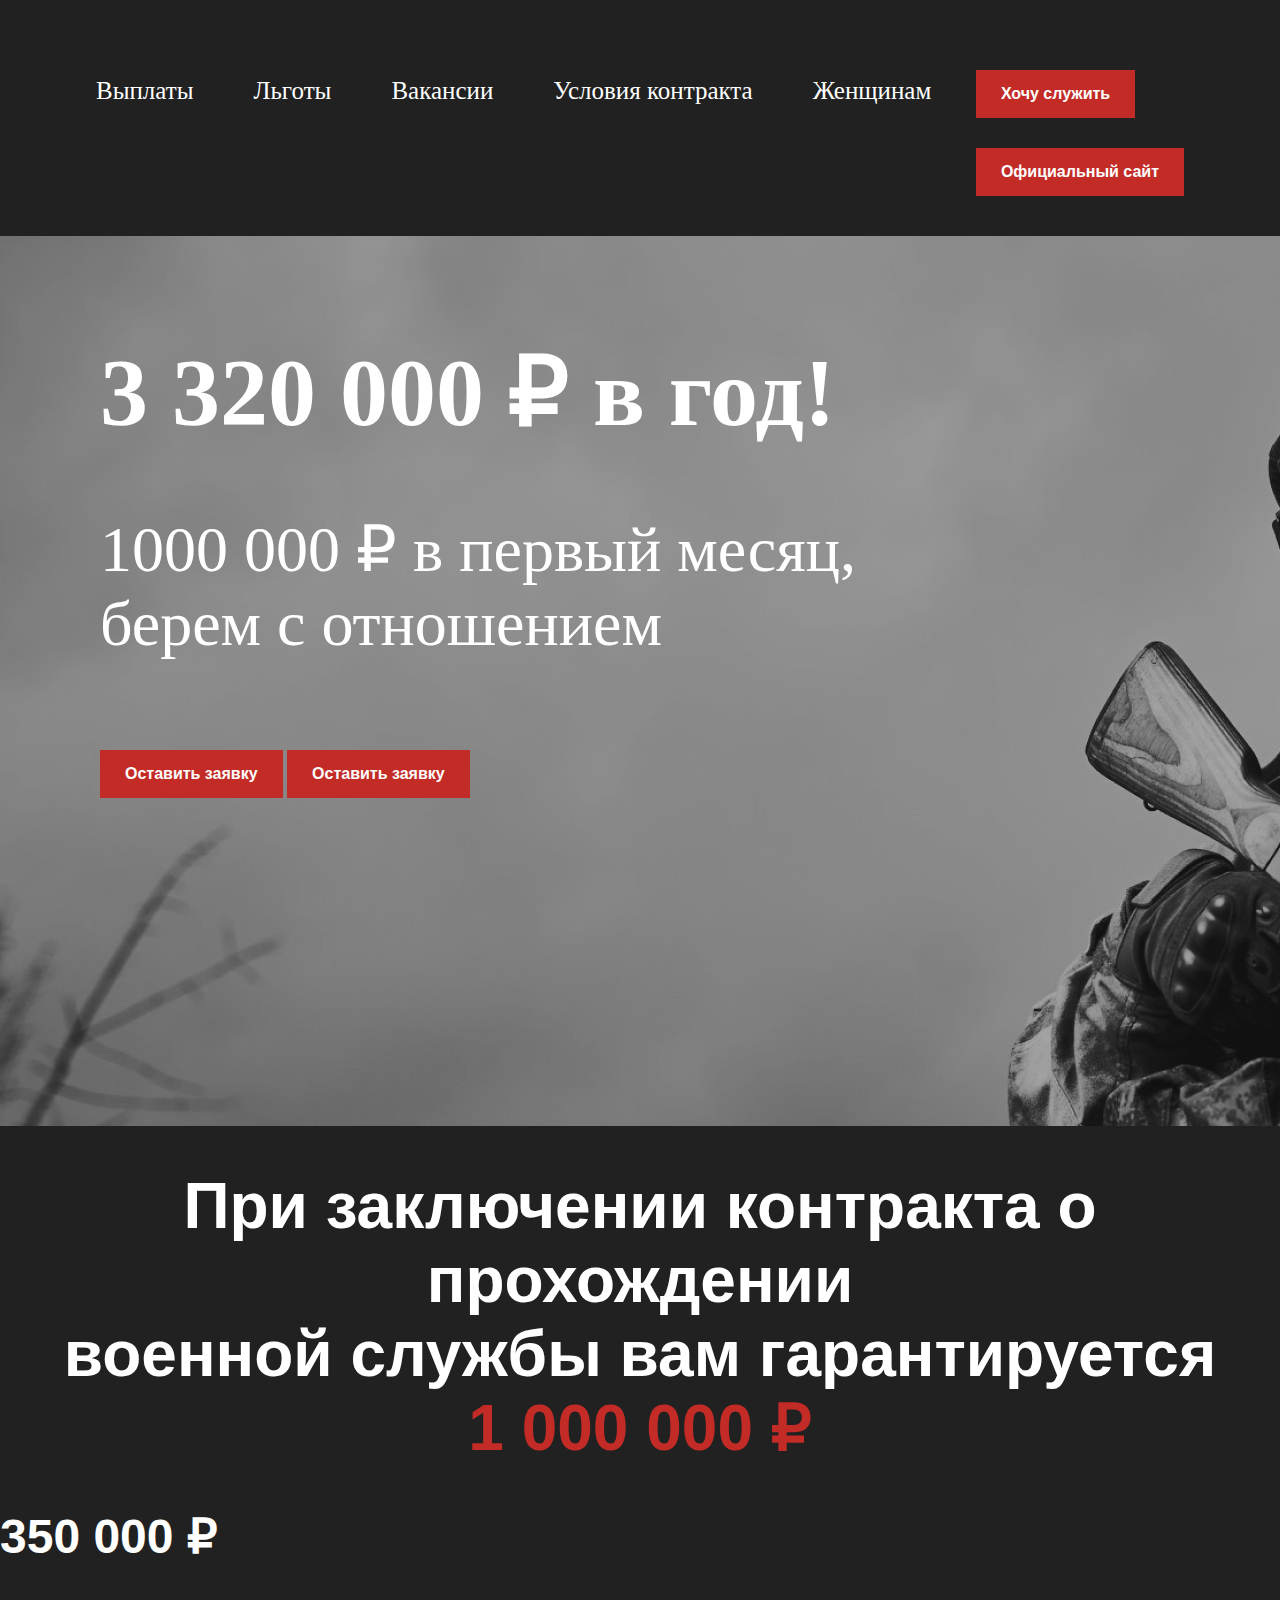
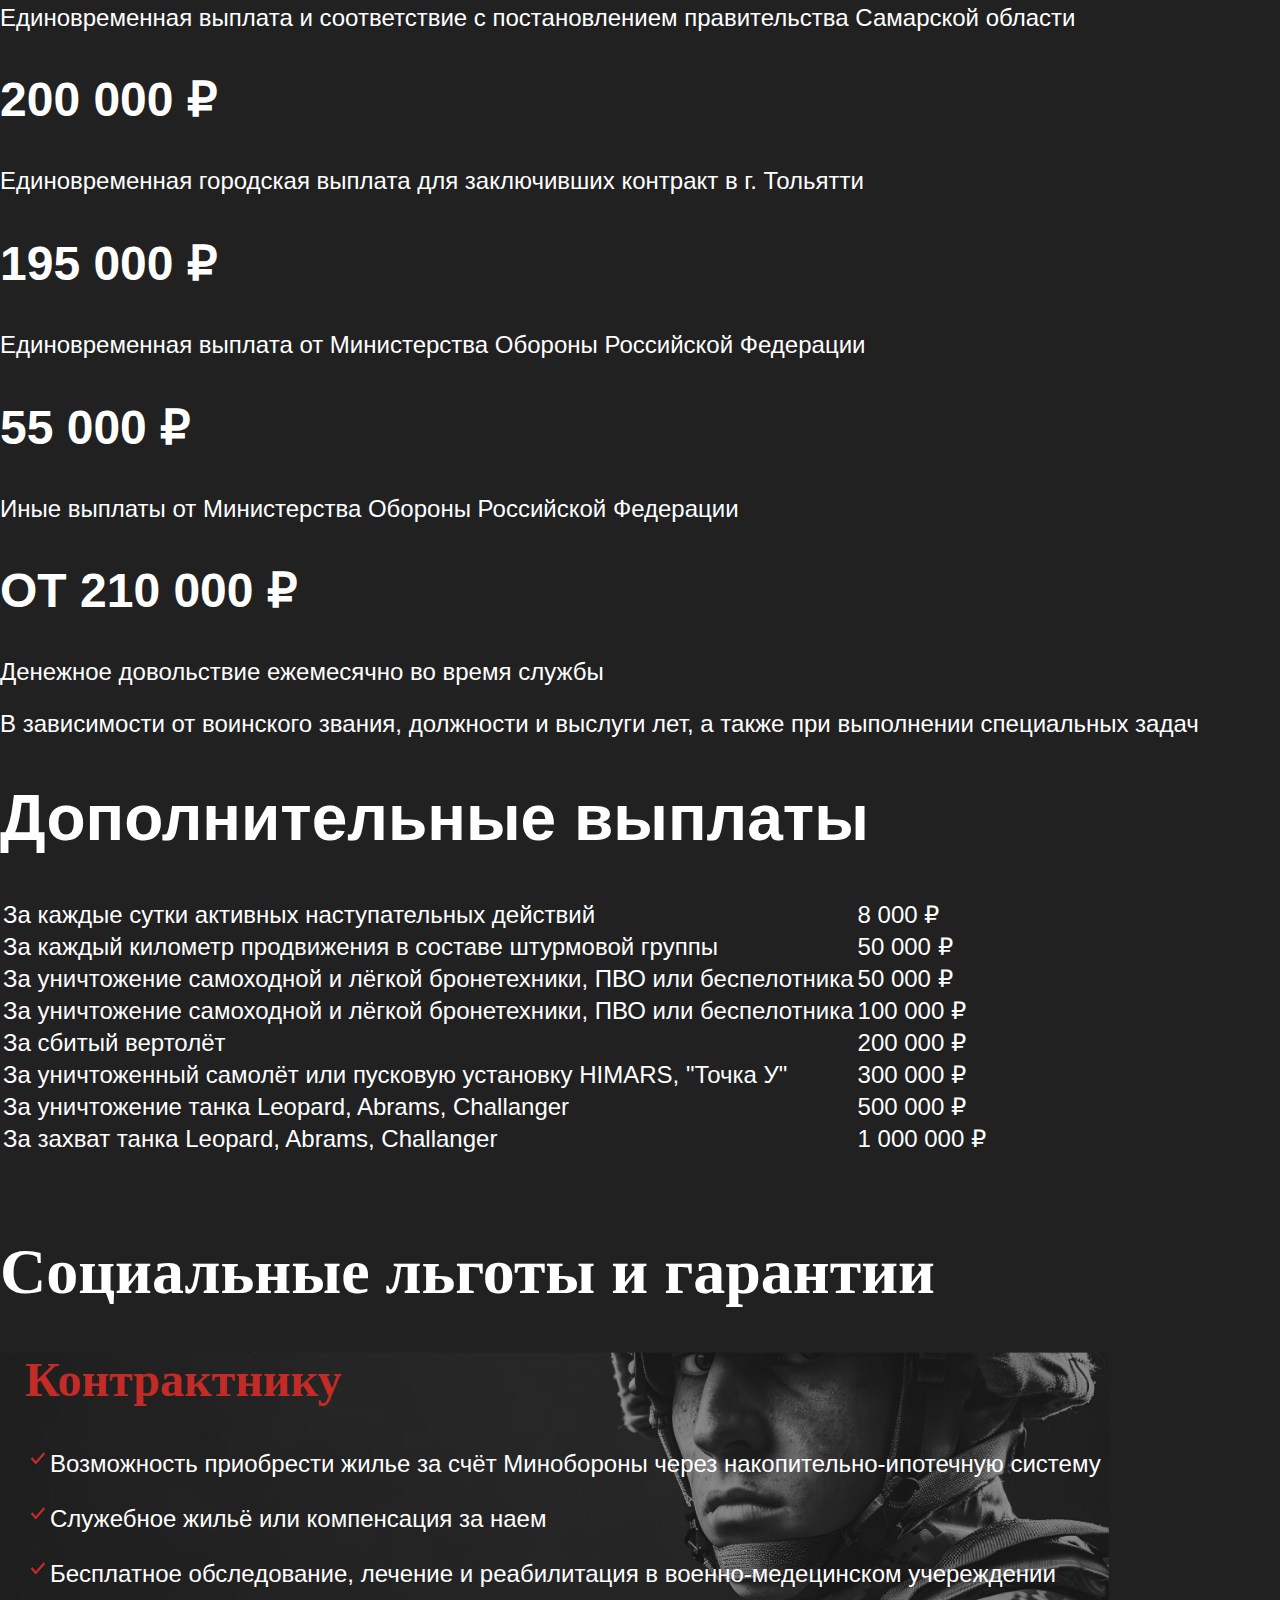
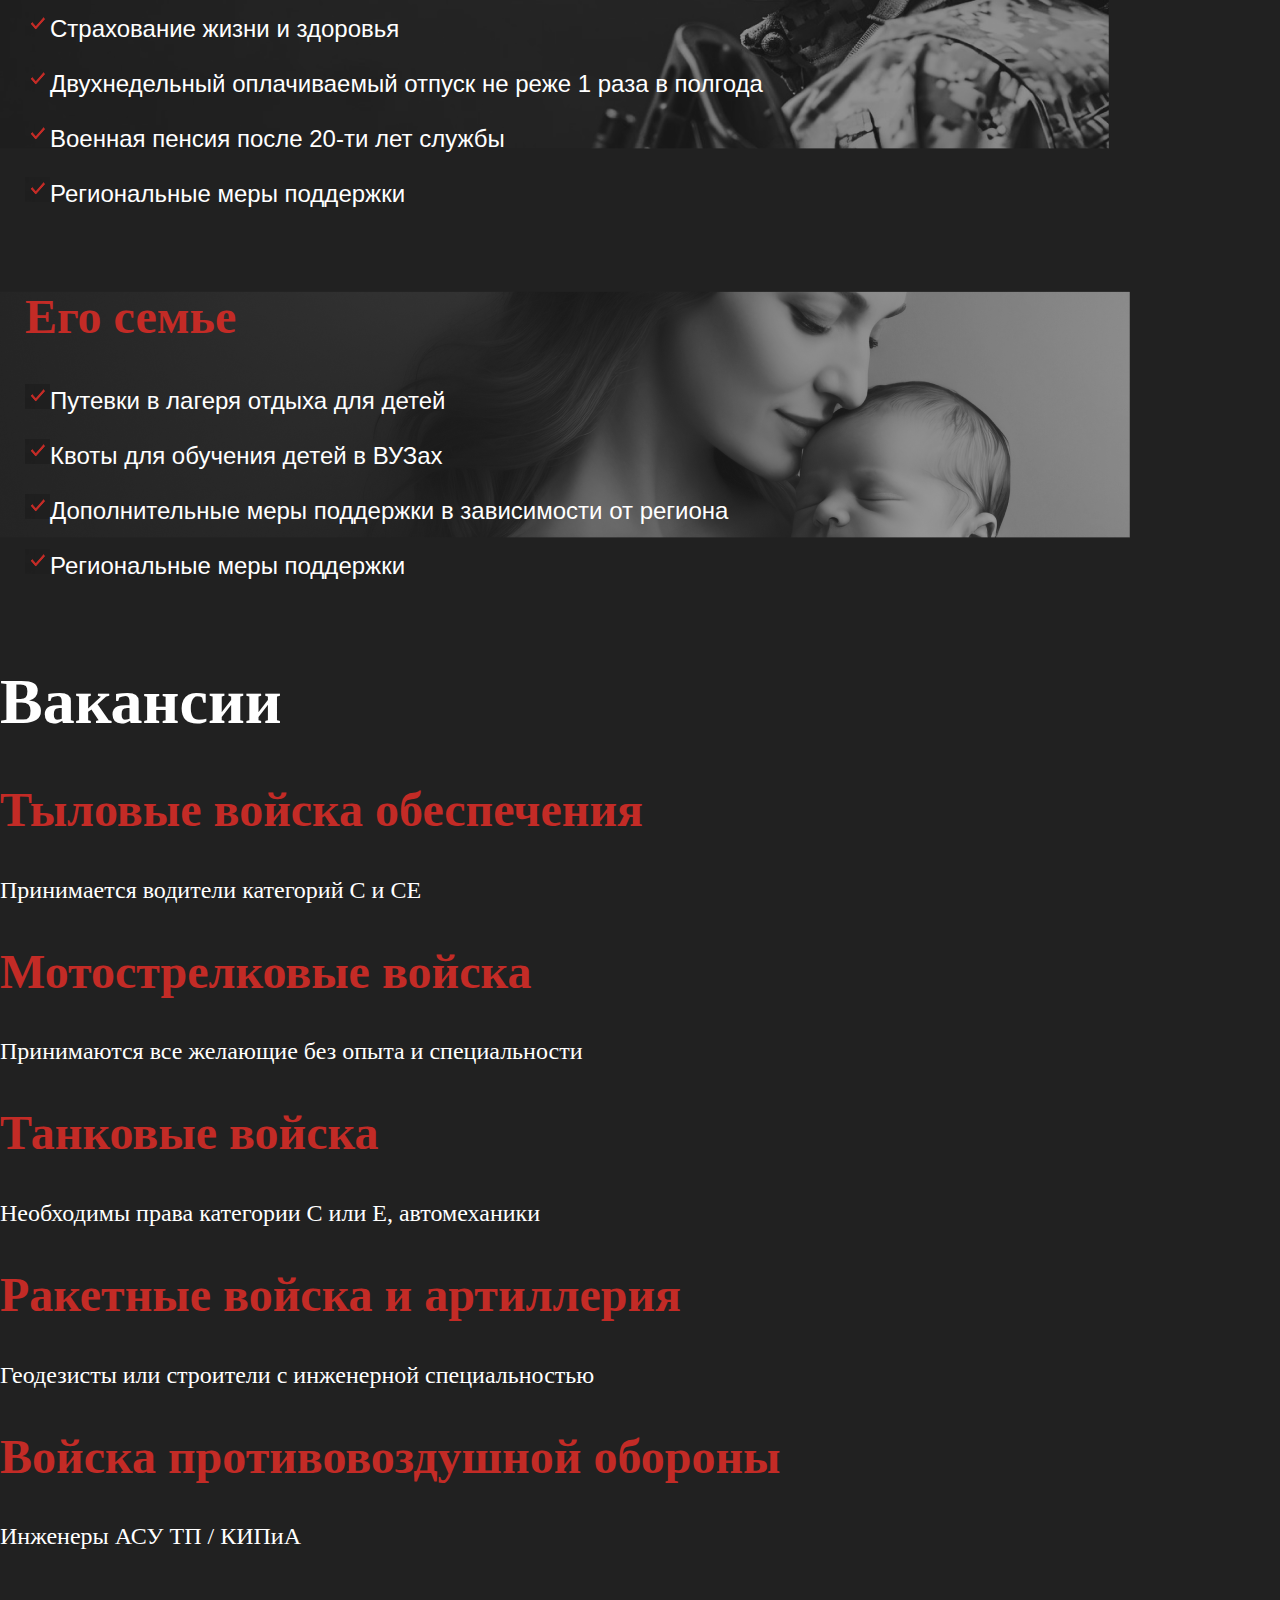
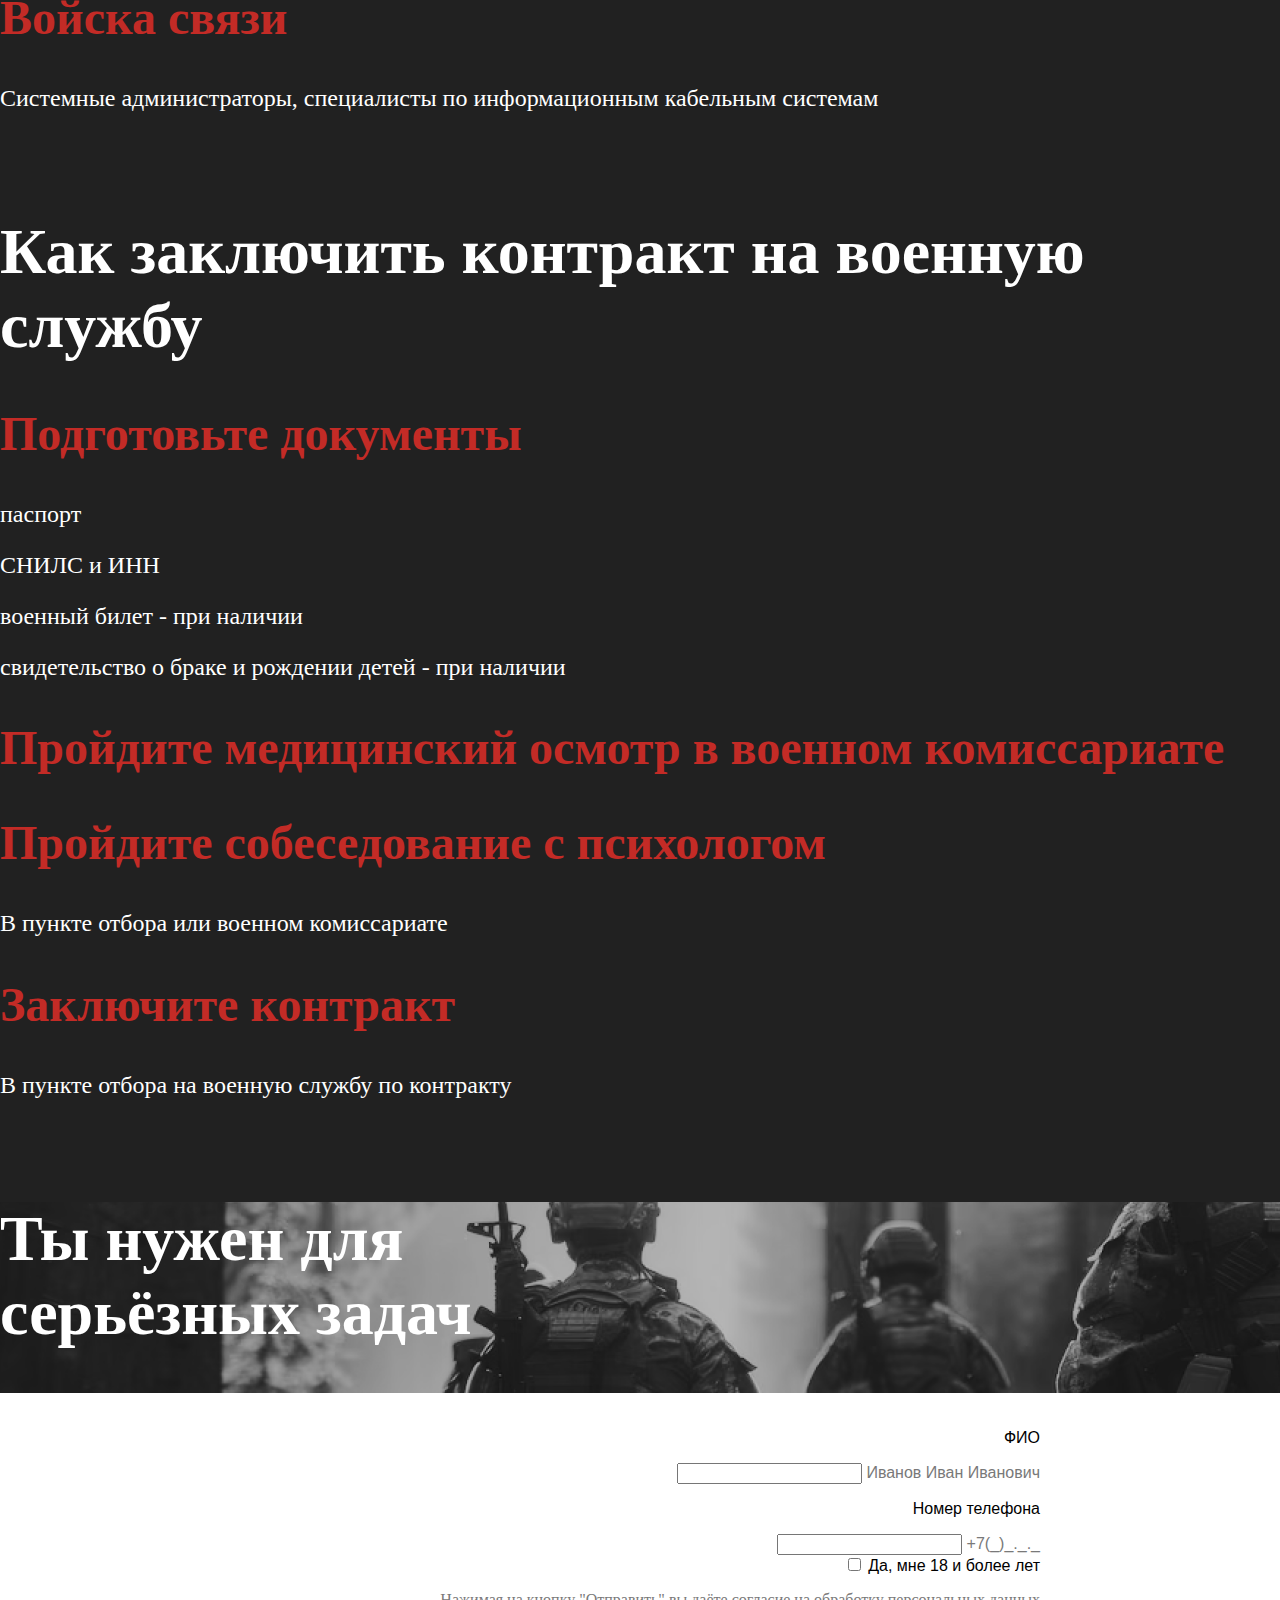
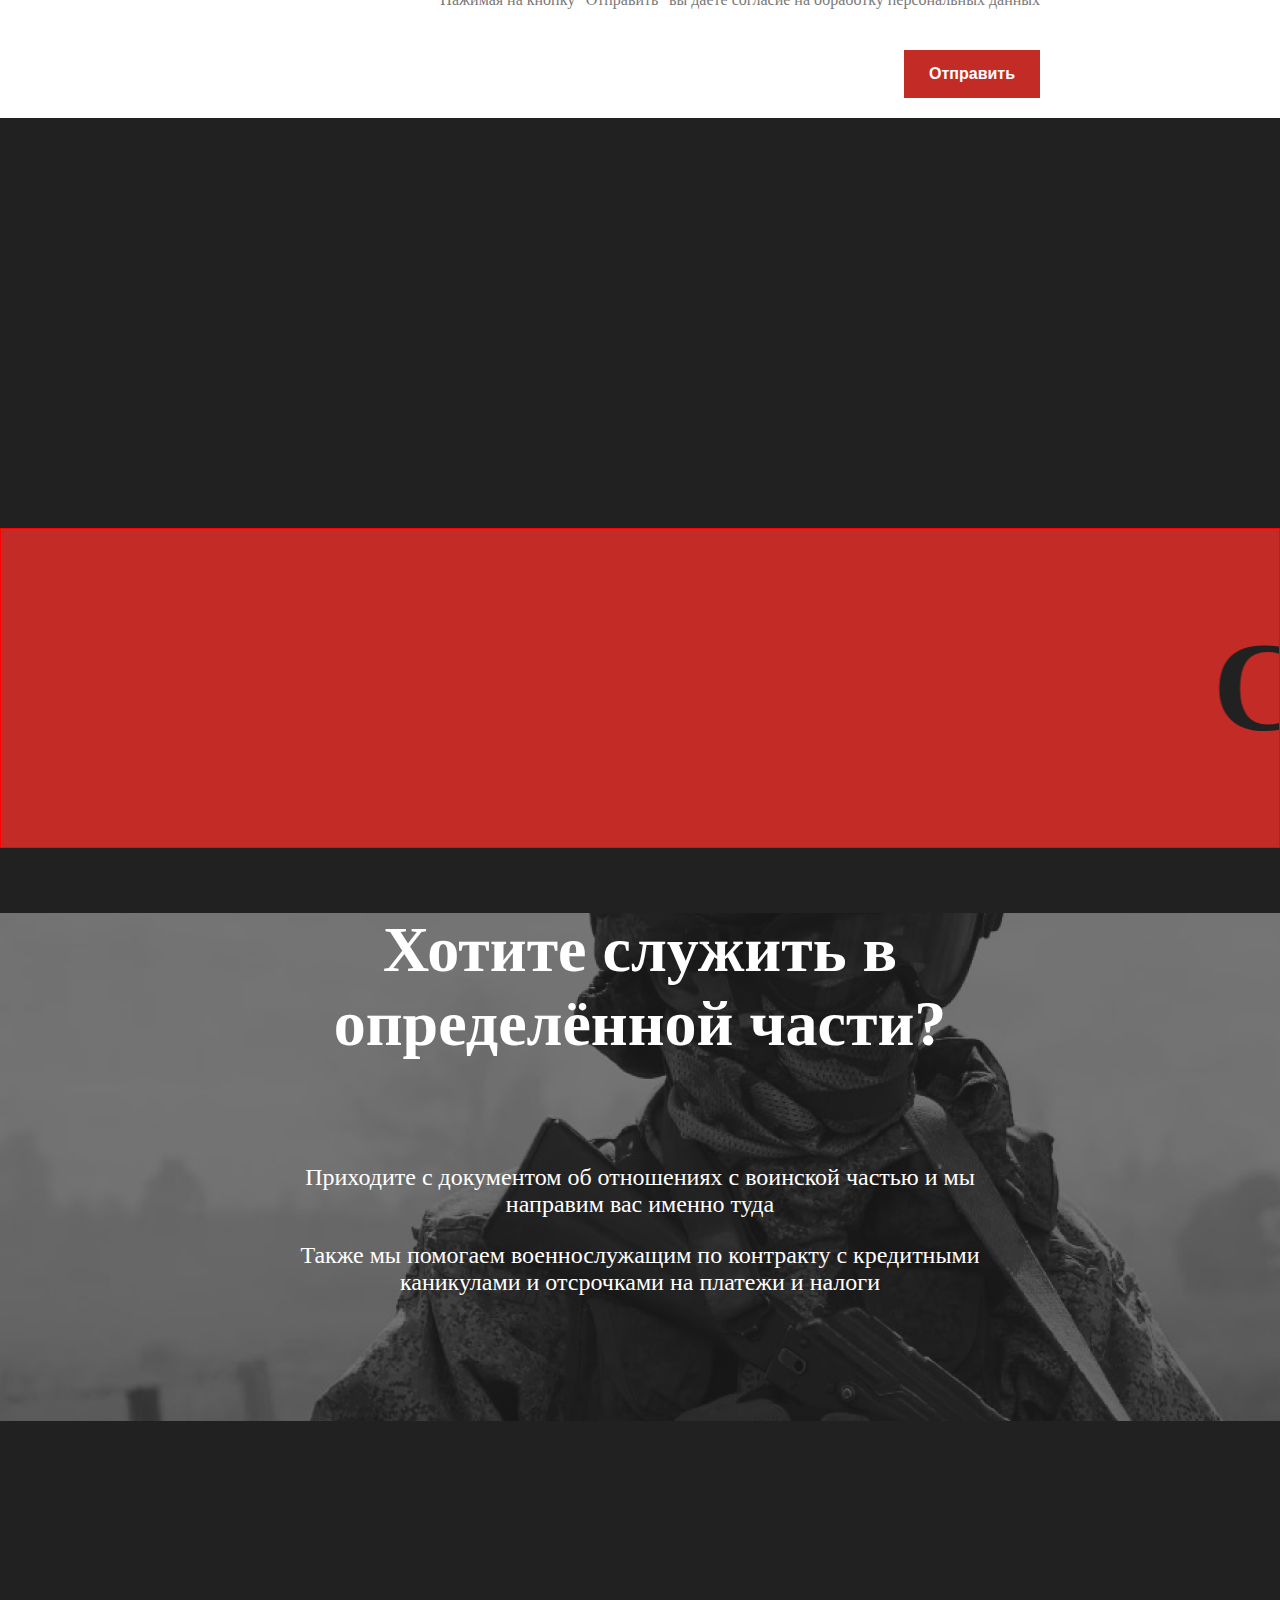
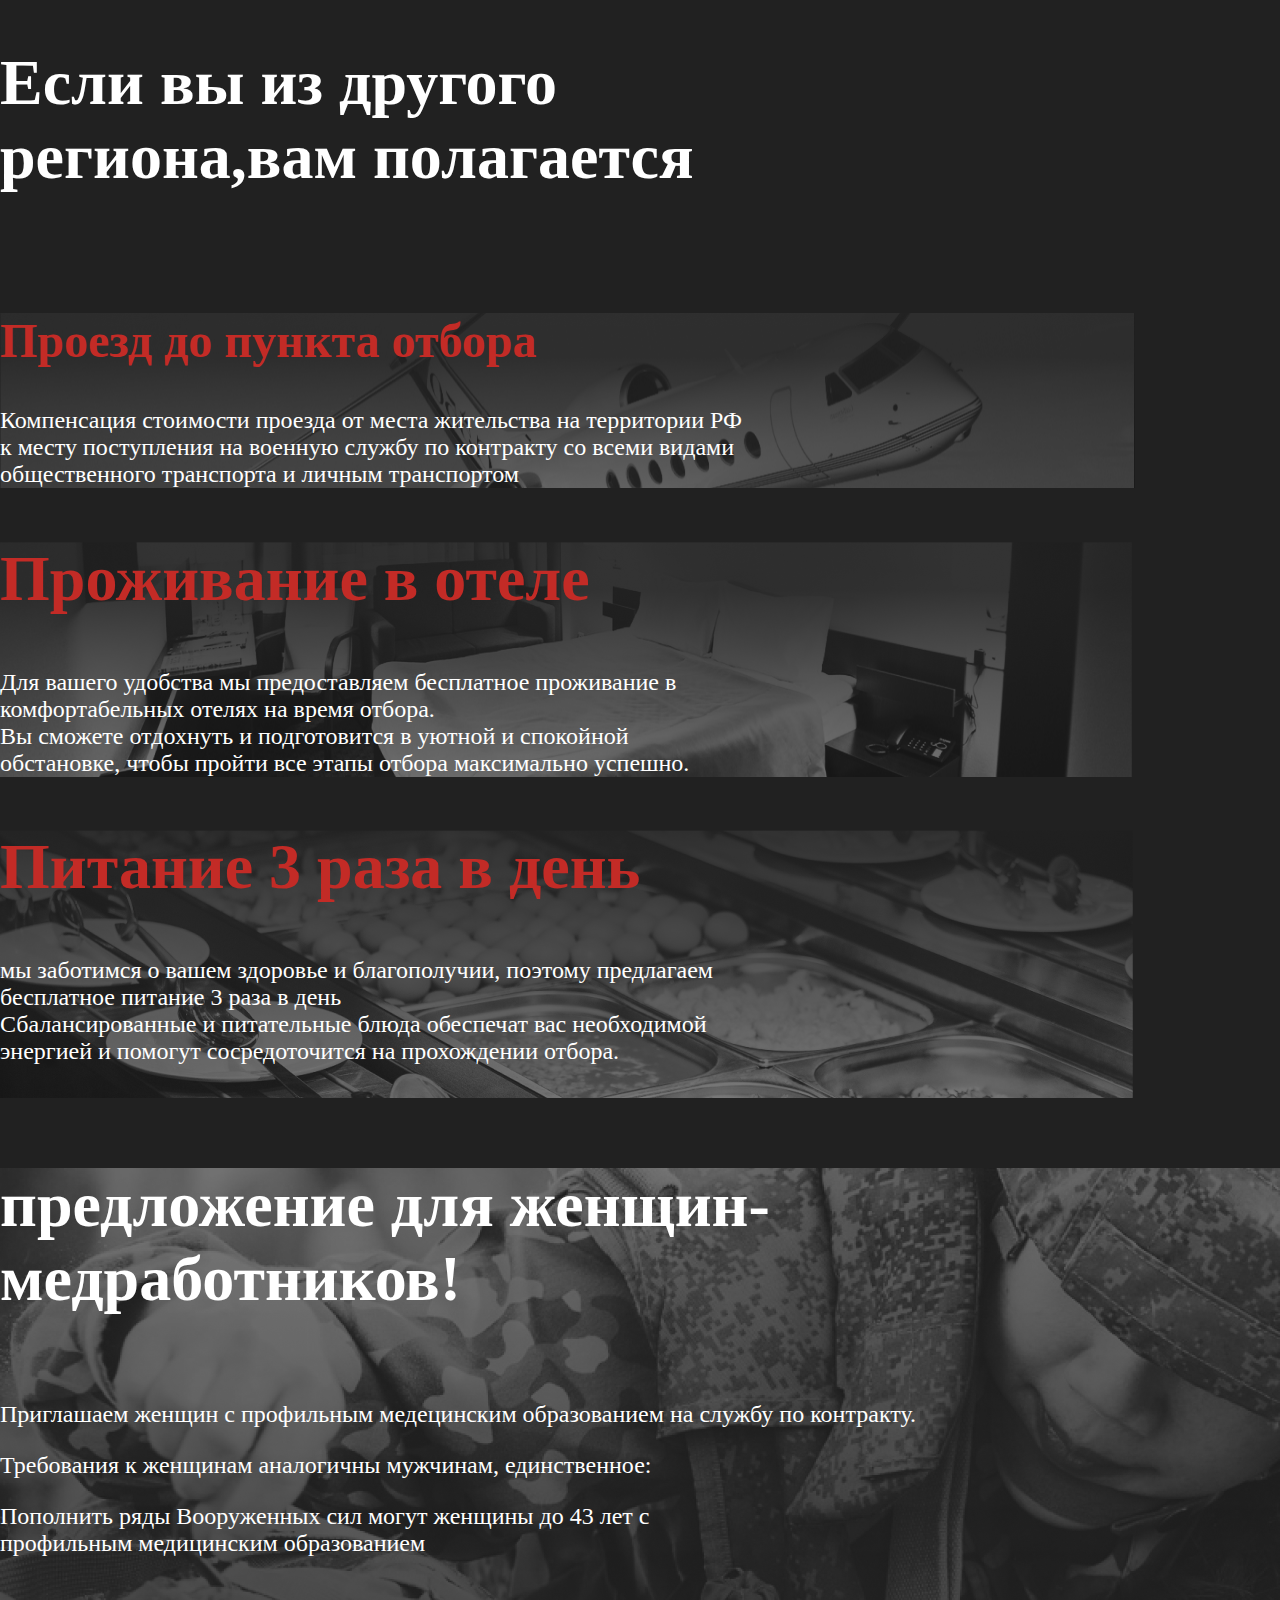
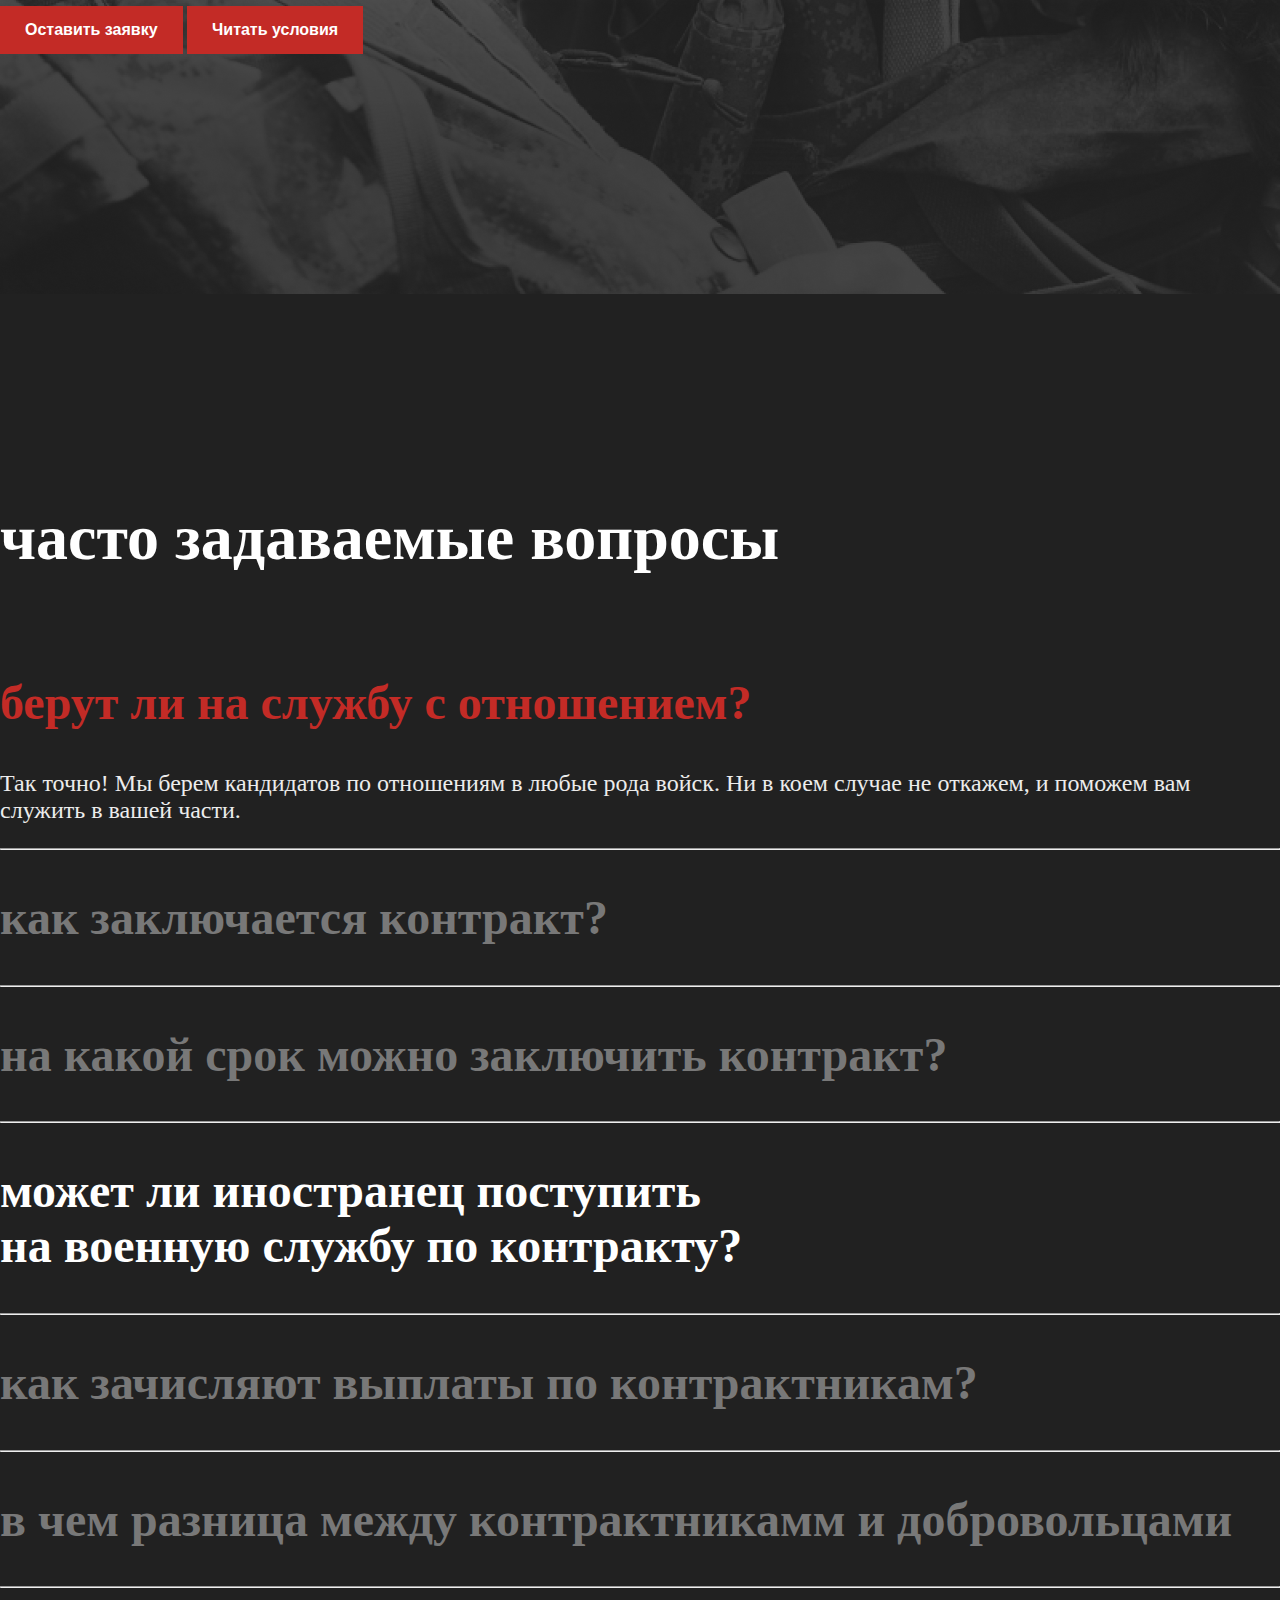
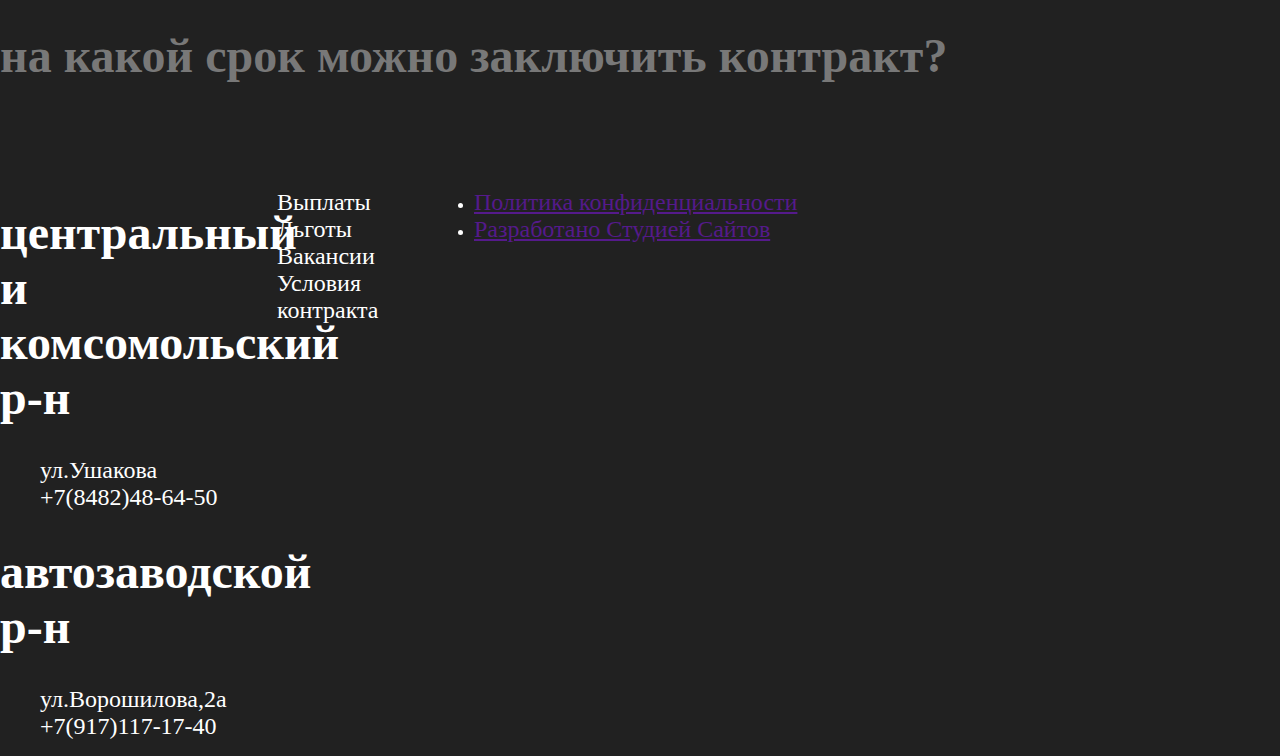
<file: index.html>
<!DOCTYPE html>
<html lang="en">
<head>
    <meta charset="UTF-8">
    <meta http-equiv="X-UA-Compatible" content="IE=edge">
    <meta name="viewport" content="width=device-width, initial-scale=1.0">
    <title>Индекс (М)</title>
    <link rel="stylesheet" href="style.css">
    <link rel="stylesheet" href="m.index.html" media="handheld, only screen and (max-device-width:480px)"/>
</head>
<body>
    <!--Шапка сайта header-->
    <header>
        <div class="contener">
            <div style="display: flex;">
                <div class="menu">
                    <ul>
                        <li><a href="">Выплаты</a></li>
                        <li><a href="">Льготы</a></li>
                        <li><a href="">Вакансии</a></li>
                        <li><a href="">Условия контракта</a></li>
                        <li><a href="">Женщинам</a></li>
                    </ul>
                </div>
            </div>
            <div class="right_header">
                <div class="logo">
                  <!--<img src="img/телефон.png" alt="">-->
                </div>
                <button>Хочу служить</button>
                <div class="offic">
                  <button>Официальный сайт</button>
                </div>
            </div>
        </div>
    </header>

    <!--Баннер Hero Block-->
    <div class="HeroBlock">
        <div class="contener">
            <div class="padding">
                <h1>3 320 000 ₽ в год!</h1>
                <p>1000 000 ₽ в первый месяц, <br> берем с отношением</p>
                <button>Оставить заявку</button>
                <button>Оставить заявку</button>
            </div>
        </div>
    </div>
    
    <!--Контракт Payouts-->
    <div class="Payouts">
        <div class="contener">
            <div class="padding">
                <h1>
                    При заключении контракта о прохождении<br>военной службы вам гарантируется<br>
                    <div class="price">
                        1 000 000 ₽
                    </div>
                </h1>
                
                <h2>350 000 ₽</h2>
                <p>Единовременная выплата и соответствие с постановлением правительства Самарской области</p>
                
                <h2>200 000 ₽</h2>
                <p>Единовременная городская выплата для заключивших контракт в г. Тольятти</p>
                
                <h2>195 000 ₽</h2>
                <p>Единовременная выплата от Министерства Обороны Российской Федерации</p>
                
                <h2>55 000 ₽</h2>
                <p>Иные выплаты от Министерства Обороны Российской Федерации</p>
                
                <h2>ОТ 210 000 ₽</h2>
                <p>Денежное довольствие ежемесячно во время службы</p>
                <p>В зависимости от воинского звания, должности и выслуги лет, а также при выполнении специальных задач</p>
                
            </div>
        </div>
    </div>

    <!--Дополнительные выплаты Additional Payouts-->
    <div class="AdditionalPayouts">
        <div class="contener">
            <div class="padding">
                <h1>Дополнительные выплаты</h1>
                <table>
                    <tr>
                        <td>За каждые сутки активных наступательных действий</td>
                        <div class="payment">
                            <td>8 000 ₽</td>
                        </div>
                    </tr>
                    <tr>
                        <td>За каждый километр продвижения в составе штурмовой группы</td>
                        <div class="payment">
                            <td>50 000 ₽</td>
                        </div>
                    </tr>
                    <tr>
                        <td>За уничтожение самоходной и лёгкой бронетехники, ПВО или беспелотника</td>
                        <div class="payment">
                            <td>50 000 ₽</td>
                        </div>
                    </tr>
                    <tr>
                        <td>За уничтожение самоходной и лёгкой бронетехники, ПВО или беспелотника</td>
                        <div class="payment">
                            <td>100 000 ₽</td>
                        </div>
                    </tr>
                    <tr>
                        <td>За сбитый вертолёт</td>
                        <div class="payment">
                            <td>200 000 ₽</td>
                        </div>
                    </tr>
                    <tr>
                        <td>За уничтоженный самолёт или пусковую установку HIMARS, "Точка У"</td>
                        <div class="payment">
                            <td>300 000 ₽</td>
                        </div>
                    </tr>
                    <tr>
                        <td>За уничтожение танка Leopard, Abrams, Challanger</td>
                        <div class="payment">
                            <td>500 000 ₽</td>
                        </div>
                    </tr>
                    <tr>
                        <td>За захват танка Leopard, Abrams, Challanger</td>
                        <div class="payment">
                            <td>1 000 000 ₽</td>
                        </div>
                    </tr>
                </table>
            </div>
        </div>
    </div>
    <br></br>

    <!--Льготы и гарантии Social Benefits-->
    <div class="SocialBenefits">
        <div class="contener">
            <h1>Социальные льготы и гарантии</h1>
            <div class="contractor">
                <!--Контрактнику-->
                <h2>Контрактнику</h2>
                <p><img src="img/галочка.png" alt="">Возможность приобрести жилье за счёт Минобороны через накопительно-ипотечную систему</p>
                <p><img src="img/галочка.png" alt="">Служебное жильё или компенсация за наем</p>
                <p><img src="img/галочка.png" alt="">Бесплатное обследование, лечение и реабилитация в военно-медецинском учереждении</p>
                <p><img src="img/галочка.png" alt="">Страхование жизни и здоровья</p>
                <p><img src="img/галочка.png" alt="">Двухнедельный оплачиваемый отпуск не реже 1 раза в полгода</p>
                <p><img src="img/галочка.png" alt="">Военная пенсия после 20-ти лет службы</p>
                <p><img src="img/галочка.png" alt="">Региональные меры поддержки</p>
            </div>
        </div>
    <br>
    </div>
    <div class="SocialBenefits">
        <div class="contener">
            <div class="family">
                <!--Его семье-->
                <h2>Его семье</h2>
                <p><img src="img/галочка.png" alt="">Путевки в лагеря отдыха для детей</p>
                <p><img src="img/галочка.png" alt="">Квоты для обучения детей в ВУЗах</p>
                <p><img src="img/галочка.png" alt="">Дополнительные меры поддержки в зависимости от региона</p>
                <p><img src="img/галочка.png" alt="">Региональные меры поддержки</p>
            </div>
        </div>
    </div>
<br>
<!--Вакансии Vacancies-->
<div class="Vacancies">
    <div class="contener">
        <!--<div class="product_top">
            <div class="product_top_left">
                <img src="img/9.jpg" alt="">
            </div>-->
            <div class="product_top_right">
                <div class="product_top_right">
                    <h1>Вакансии</h1>
                    
                    <h2>Тыловые войска обеспечения</h2>
                    <p>Принимается водители категорий C и CE</p>
                    
                    <h2>Мотострелковые войска</h2>
                    <p>Принимаются все желающие без опыта и специальности</p>
                    
                    <h2>Танковые войска</h2>
                    <p>Необходимы права категории C или Е, автомеханики</p>
                    
                    <h2>Ракетные войска и артиллерия</h2>
                    <p>Геодезисты или строители с инженерной специальностью</p>
                    
                    <h2>Войска противовоздушной обороны</h2>
                    <p>Инженеры АСУ ТП / КИПиА</p>
                    
                    <h2>Войска связи</h2>
                    <p>Системные администраторы, специалисты по информационным кабельным системам</p>
                </div>
            </div>
    </div>
</div>
<br></br>
<!--Контракт Сontract Terms-->
<div class="СontractTerms">
    <div class="contener">
        <h1>Как заключить контракт на военную службу</h1>
        
        <h2>Подготовьте документы</h2>
        <p>паспорт</p>
        <p>СНИЛС и ИНН</p>
        <p>военный билет - при наличии</p>
        <p>свидетельство о браке и рождении детей - при наличии</p>
        
        <h2>Пройдите медицинский осмотр в военном комиссариате</h2>
        
        <h2>Пройдите собеседование с психологом</h2>
        <p>В пункте отбора или военном комиссариате</p>
        
        <h2>Заключите контракт</h2>
        <p>В пункте отбора на военную службу по контракту</p>
        
        <br></br>
    </div>  
</div>

<!--Регистрация CTA-->
<div class="CTA">
    <div class="contener">
        <div class="product_top">
            <div class="product_top_left">
                <h1>Ты нужен для<br>серьёзных задач</h1>
            </div>
                        <div class="product_top_right_price_left">
                                <div class="price">
                                    <div class="contener">
                                        <form action="">
                                            <p>ФИО</p>
                                            <div class="product_top_right_price_left_btn">
                                            <span>
                                                <input type="" id="Иванов Иван Иванович" name="kg">
                                                <label for="Иванов Иван Иванович">Иванов Иван Иванович</label>
                                            </span>
                                            </div>
                                        </form>
                                        <form action="">
                                            <p>Номер телефона</p>
                                            <div class="product_top_right_price_left_btn">
                                            <span>
                                                <input type="" id="1" name="kg">
                                                <label for="2">+7(_)_._._</label>
                                            </span>
                                            </div>
                                        </form>
                                    </div>
                                </div>
                            <div class="checkbox">
                                <input type="checkbox" name="subscribe"> Да, мне 18 и более лет
                            </div>
                            <div class="approval">
                               <p>Нажимая на кнопку "Отправить" вы даёте согласие на обработку персональных данных </p> 
                            </div>
                            <button>Отправить</button>
                        </div>
                    </div>
            </div>
        </div>
    </div>
</div>

<!--Бегущая строка Separator-->
<div class="Separator">
    <div class="contener">
            <br><br>
            <marquee><h1>Служба по контракту - престижная мужская работа</h1></marquee>
            <br><br>
    </div>  
</div>

<!--Реклама Frame 82 help-->
<div class="help">
    <div class="contener">
            <h1>Хотите служить в <br> определённой части?</h1>
            <br></br>
            <p>Приходите с документом об отношениях с воинской частью и мы <br> направим вас именно туда</p>
            <p>Также мы помогаем военнослужащим по контракту с кредитными <br> каникулами и отсрочками на платежи и налоги</p>
    </div>  
</div>

<!--Другой регион Frame 81 company-->
<div class="company">
    <div class="contener">
            <h1>Если вы из другого<br>региона,вам полагается</h1>
            <br></br>
            <div class="transit">
                <h2>Проезд до пункта отбора</h2>
                <p>Компенсация стоимости проезда от места жительства на территории РФ 
                <br> к месту поступления на военную службу по контракту со всеми видами 
                <br> общественного транспорта и личным транспортом</p>
            </div>
            
            <div class="habitation">
                <h2>Проживание в отеле</h2>
                <p>Для вашего удобства мы предоставляем бесплатное проживание в <br> комфортабельных отелях на время отбора. <br>
                Вы сможете отдохнуть и подготовится в уютной и спокойной <br> обстановке, чтобы пройти все этапы отбора максимально успешно.</p>
            </div>
            
            <div class="nutrition">
                <h2>Питание 3 раза в день</h2>
                <p>мы заботимся о вашем здоровье и благополучии, поэтому предлагаем <br>
                бесплатное питание 3 раза в день<br>
                Сбалансированные и питательные блюда обеспечат вас необходимой <br>
                энергией и помогут сосредоточится на прохождении отбора.</p>
                <br></br>
            </div>
    </div>  
</div>

<!--Предложение для женщин Offer to Nurses-->
    <div class="OfferToNurses">
        <div class="contener">
            <div class="padding">
                <h1>предложение для женщин-<br>медработников!</h1>
                <br>
                <p>Приглашаем женщин с профильным медецинским образованием на службу по контракту.</p>
                
                <p>Требования к женщинам аналогичны мужчинам, единственное:</p>
                
                <p>Пополнить ряды Вооруженных сил могут женщины до 43 лет с<br>
                профильным медицинским образованием</p>
                
                <button>Оставить заявку</button>
                <button>Читать условия</button>
            </div>
        </div>
    </div>
    
<!--Часто задаваемые вопросы FAQ-->
<div class="FAQ">
        <div class="contener">
            <div class="padding">
                <h1>часто задаваемые вопросы</h1>
                <br>
                <div class="red">
                    <h2>берут ли на службу с отношением?</h2>
                </div>
                <p>Так точно! Мы берем кандидатов по отношениям в любые рода войск. Ни в коем случае не откажем, и поможем вам служить в вашей части.</p>
                <hr>
                <h2>как заключается контракт?</h2>
                <hr>
                <h2>на какой срок можно заключить контракт?</h2>
                <hr>
                <div class="white">
                    <h2>может ли иностранец поступить<br>на военную службу по контракту?</h2>
                </div>
                <hr>
                <h2>как зачисляют выплаты по контрактникам?</h2>
                <hr>
                <h2>в чем разница между контрактникамм и добровольцами</h2>
                <hr>
                <h2>на какой срок можно заключить контракт?</h2>
            </div>
        </div>
</div>
    
<!--Подвал Footer-->
<div class="Footer">
    <div class="footer-middle">
        <div class="footer-menu clearfix">
            <h1>центральный и комсомольский р-н</h1>
            <ul>
                <li><a href="">ул.Ушакова</a></li>
                <li><a href="">+7(8482)48-64-50</a></li>
            </ul>
            <h1>автозаводской р-н</h1>
            <ul>
                <li><a href="">ул.Ворошилова,2а</a></li>  
                <li><a href="">+7(917)117-17-40</a></li>
            </ul>
        </div>
        <div class="footer-menu">
            <ul>
                    <li><a href="">Выплаты</a></li>
                    <li><a href="">Льготы</a></li>
                    <li><a href="">Вакансии</a></li>
                    <li><a href="">Условия контракта</a></li>
            </ul>
        </div>
        <div class="label">
            <ul>
                    <li><a href="">Политика конфиденциальности</a></li>
                    <li><a href="">Разработано Студией Сайтов</a></li>
            </ul>
        </div> 
    </div>
</div>
<?php include("style.css"); ?>

</body>
</html>
</file>
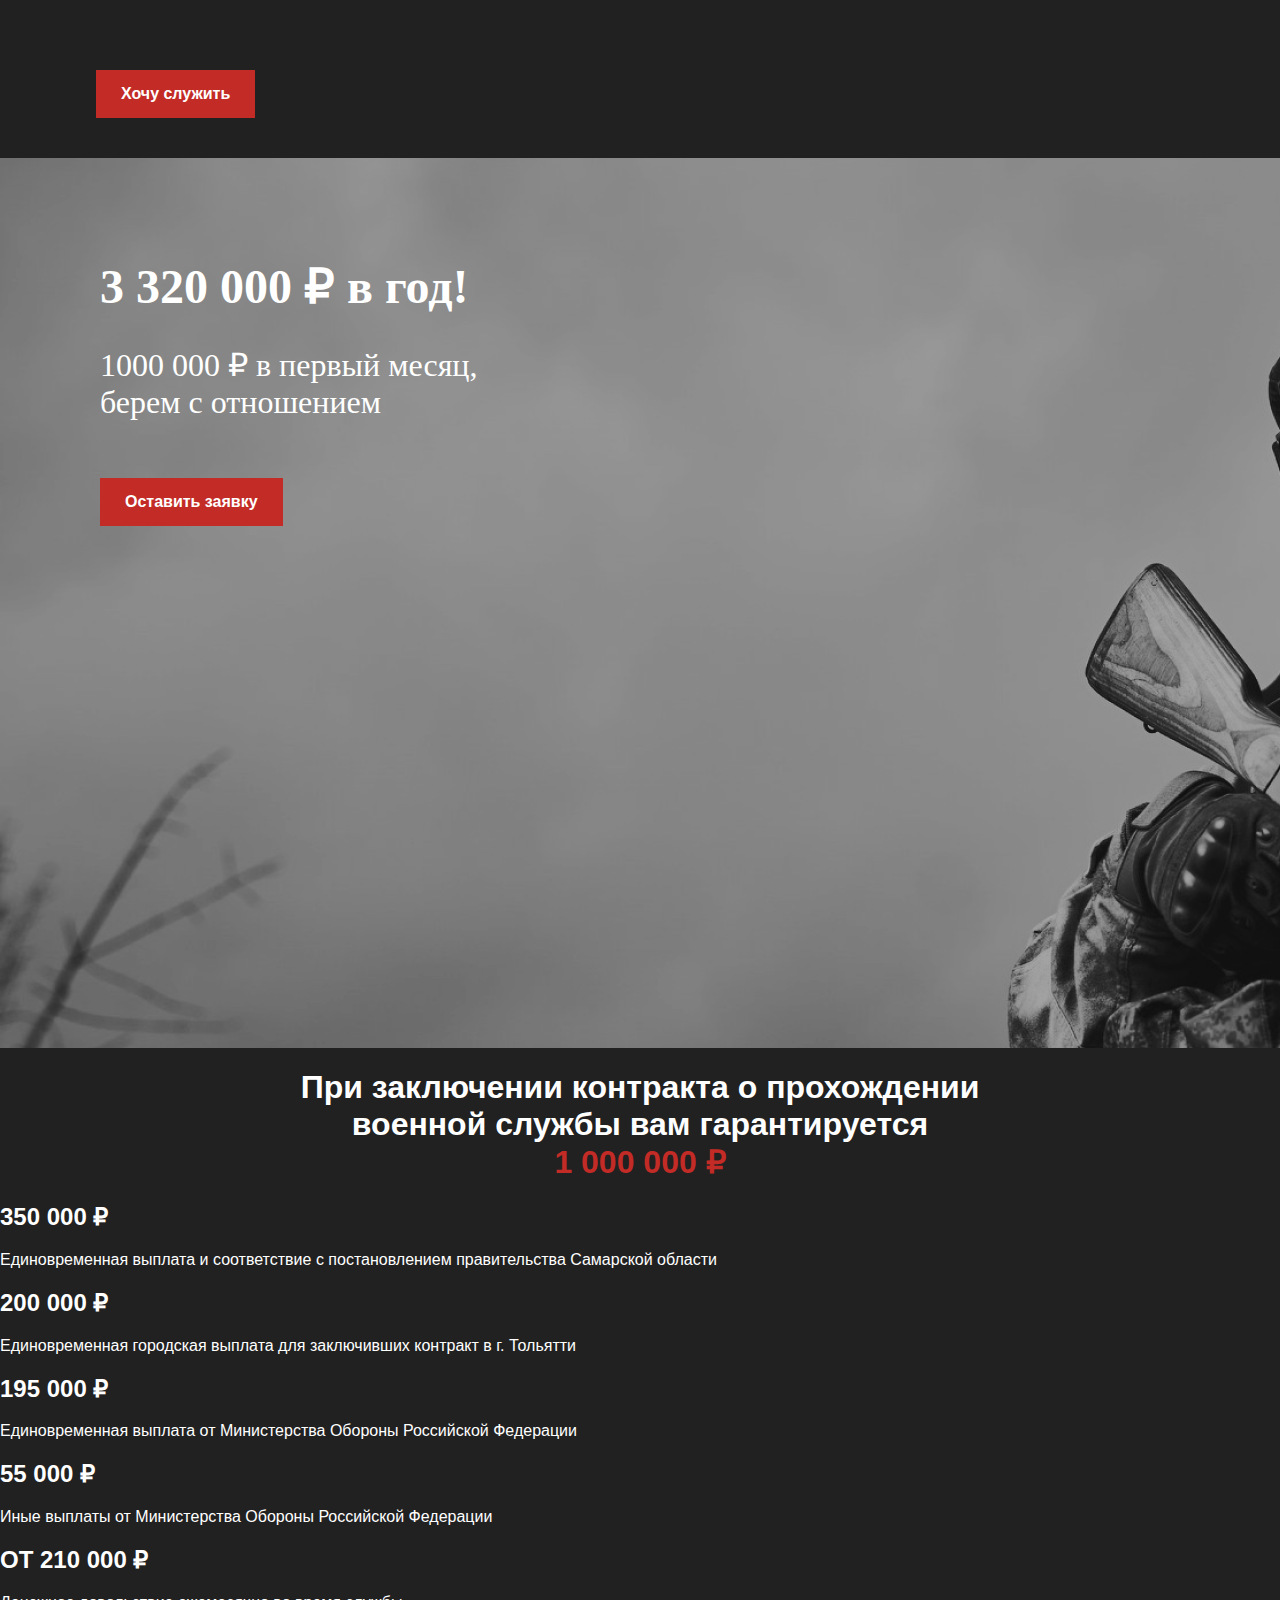
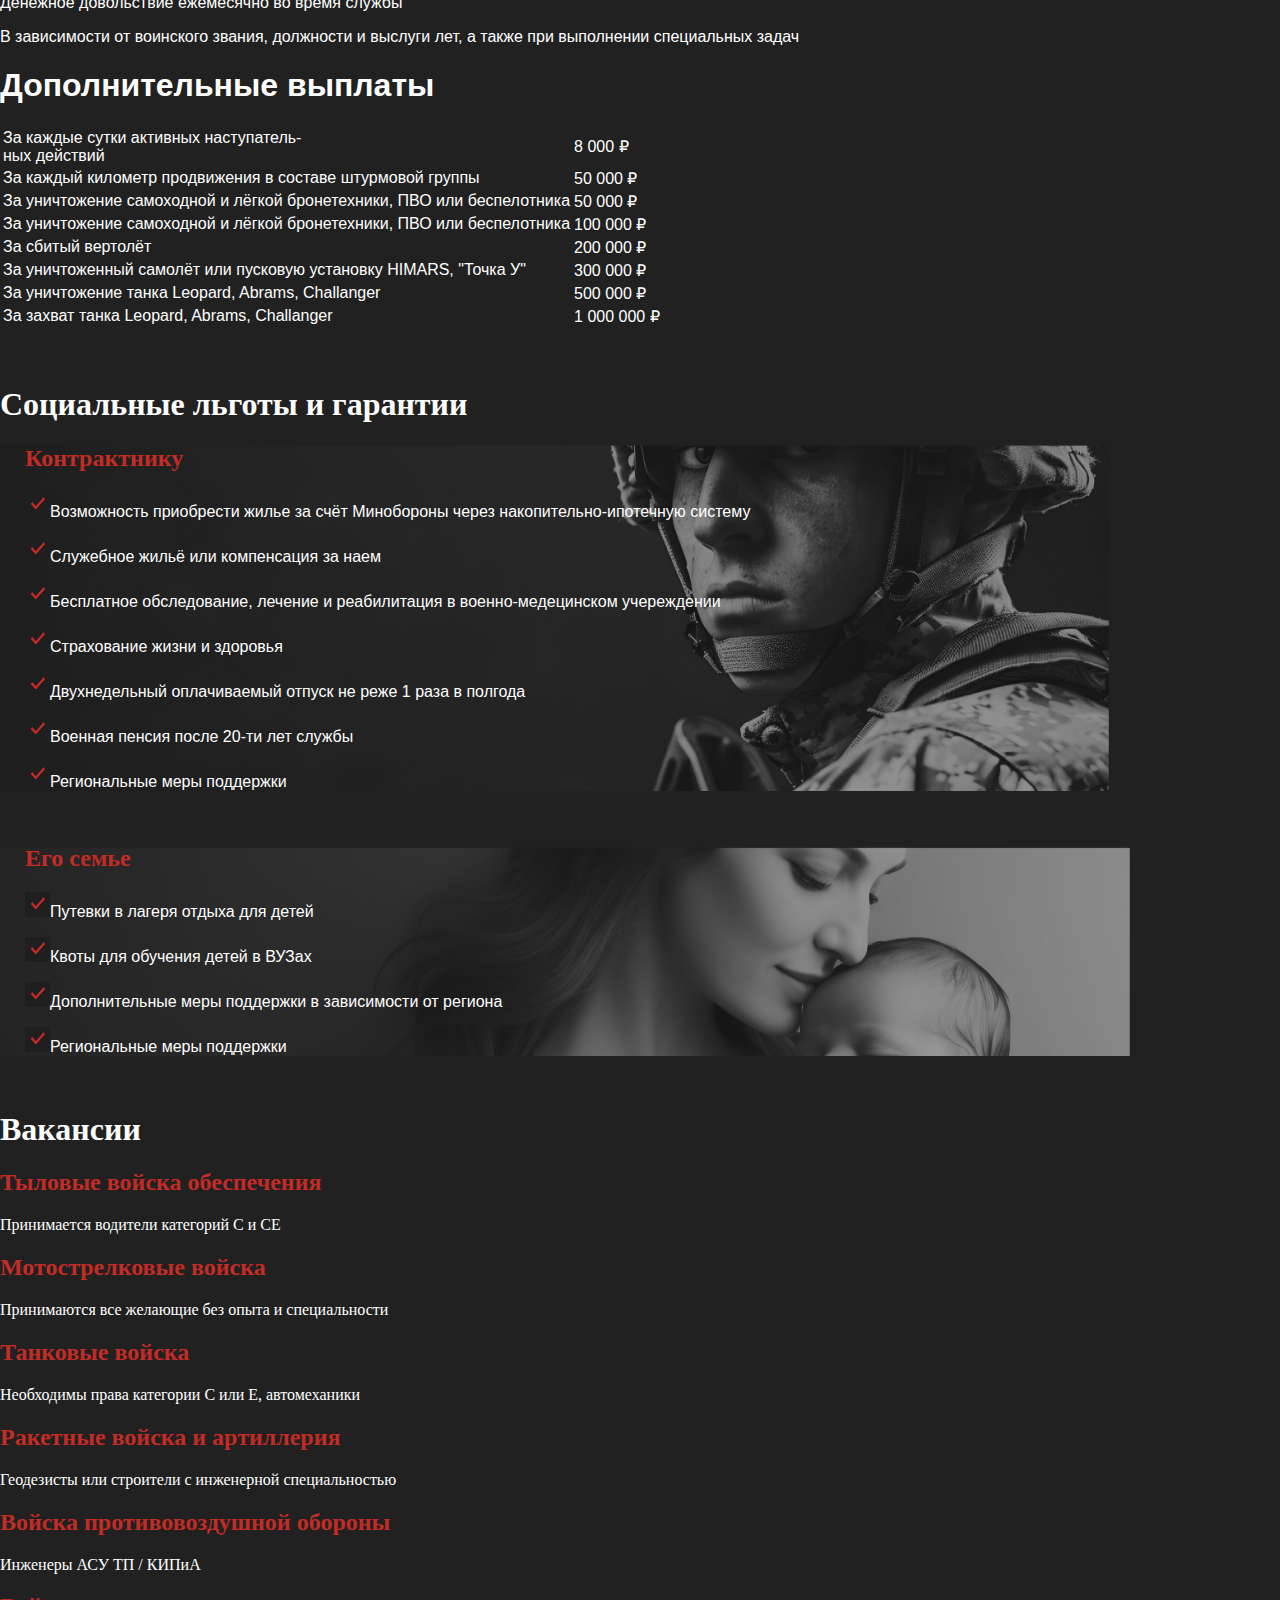
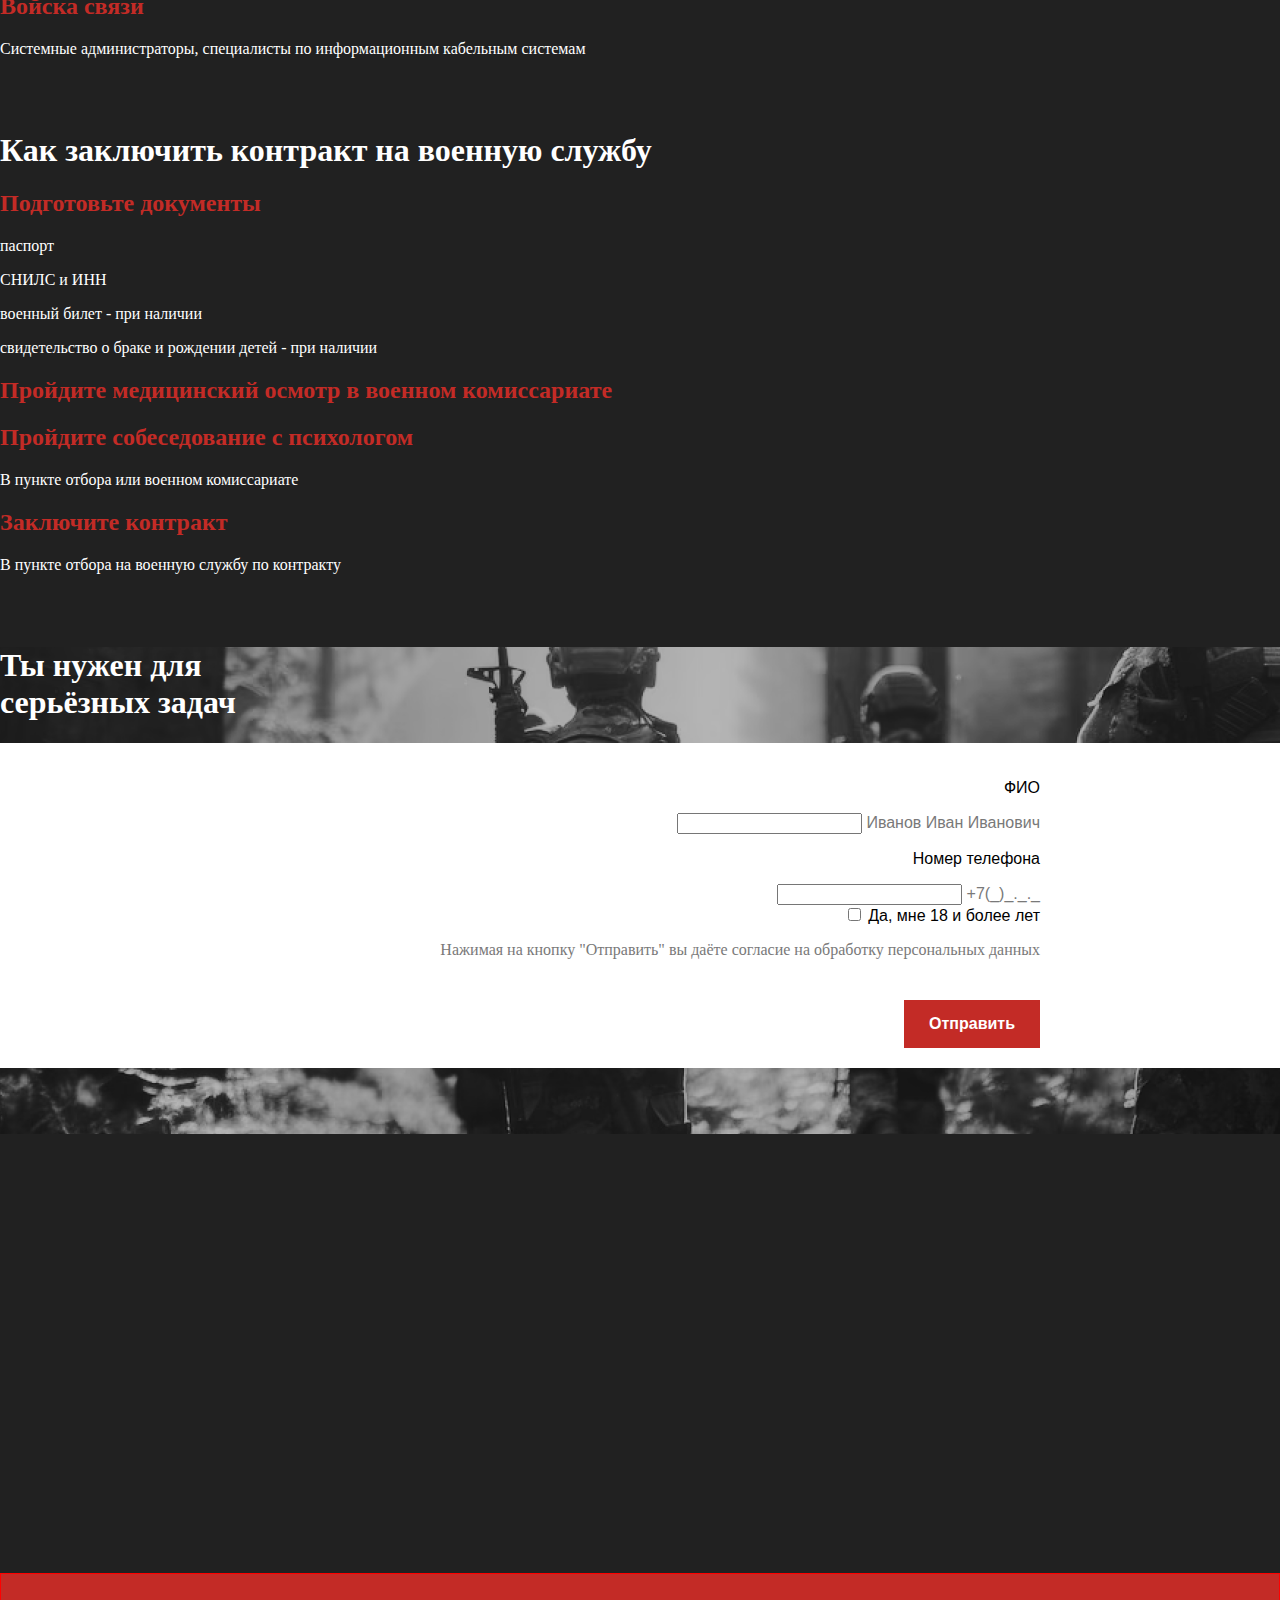
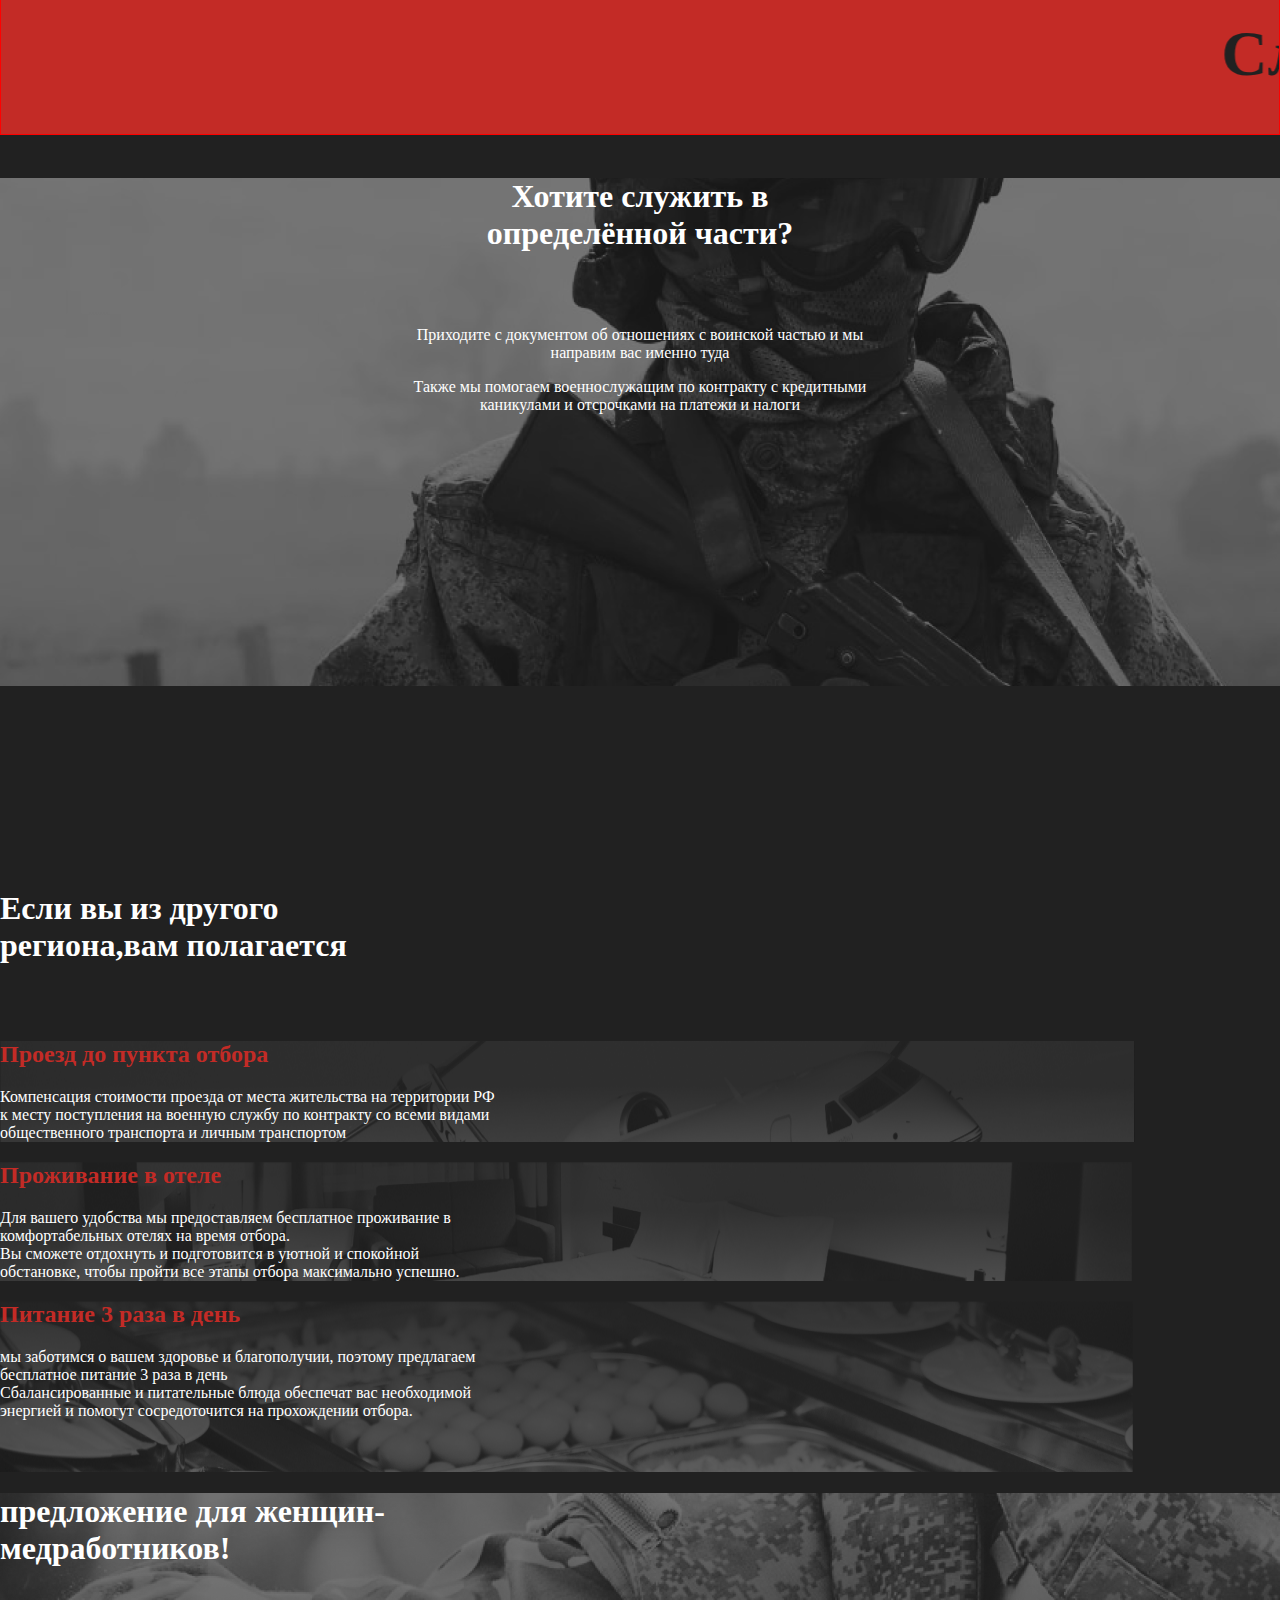
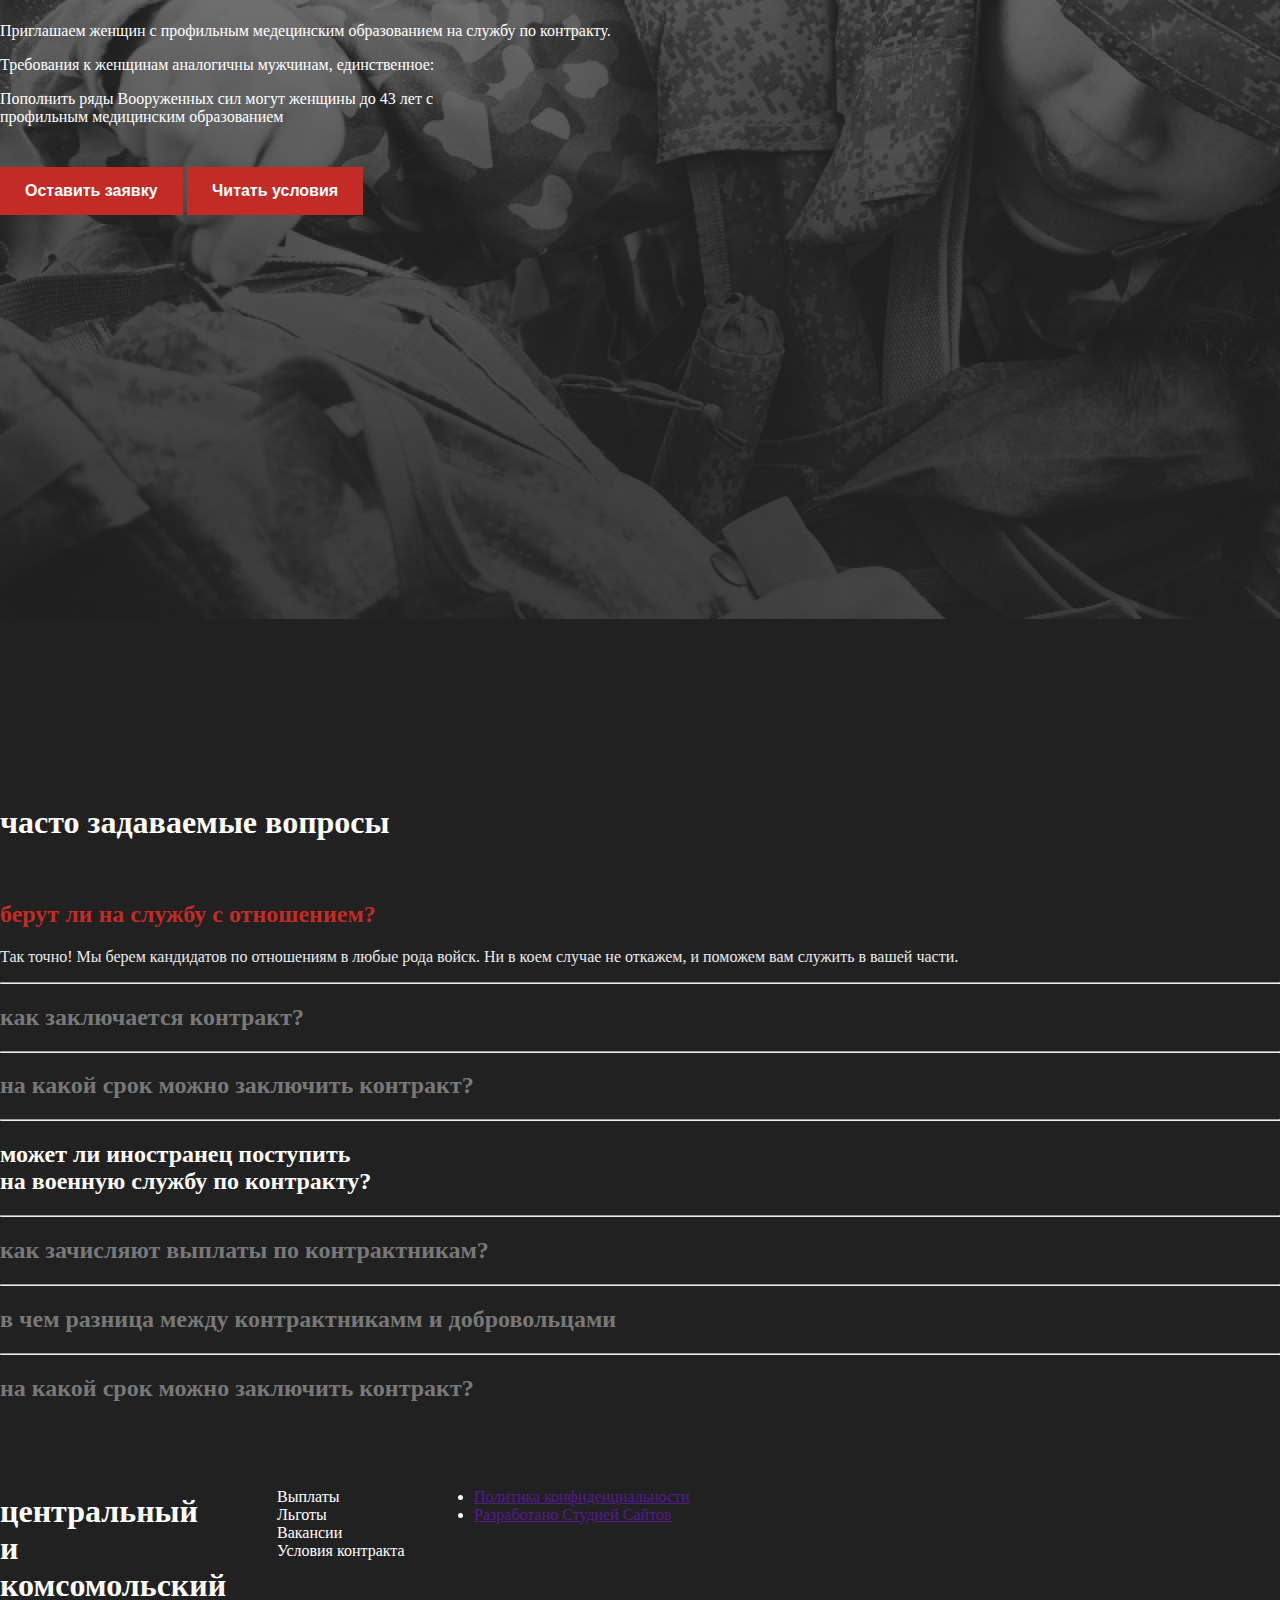
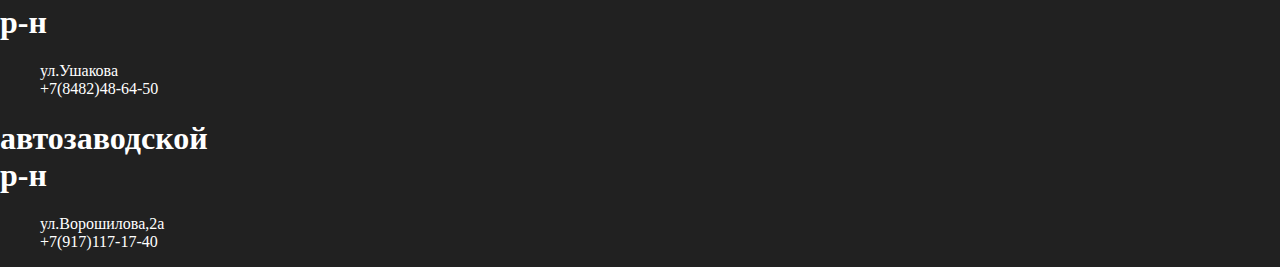
<file: m.index.html>
<!DOCTYPE html>
<html lang="en">
<head>
    <meta charset="UTF-8">
    <meta http-equiv="X-UA-Compatible" content="IE=edge">
    <meta name="viewport" content="width=device-width, initial-scale=1.0">
    <title>Индекс (М)</title>
    <link rel="stylesheet" href="m.style.css">
</head>
<body>
    <!--Шапка сайта header-->
    <header>
        <div class="contener">
            <div class="right_header">
                <button>Хочу служить</button>
            </div>
        </div>
    </header>

    <!--Баннер Hero Block-->
    <div class="HeroBlock">
        <div class="contener">
            <div class="padding">
                <h1>3 320 000 ₽ в год!</h1>
                <p>1000 000 ₽ в первый месяц, <br> берем с отношением</p>
                <button>Оставить заявку</button>
            </div>
        </div>
    </div>
    
    <!--Контракт Payouts-->
    <div class="Payouts">
        <div class="contener">
            <div class="padding">
                <h1>
                    При заключении контракта о прохождении<br>военной службы вам гарантируется<br>
                    <div class="price">
                        1 000 000 ₽
                    </div>
                </h1>
                
                <h2>350 000 ₽</h2>
                <p>Единовременная выплата и соответствие с постановлением правительства Самарской области</p>
                
                <h2>200 000 ₽</h2>
                <p>Единовременная городская выплата для заключивших контракт в г. Тольятти</p>
                
                <h2>195 000 ₽</h2>
                <p>Единовременная выплата от Министерства Обороны Российской Федерации</p>
                
                <h2>55 000 ₽</h2>
                <p>Иные выплаты от Министерства Обороны Российской Федерации</p>
                
                <h2>ОТ 210 000 ₽</h2>
                <p>Денежное довольствие ежемесячно во время службы</p>
                <p>В зависимости от воинского звания, должности и выслуги лет, а также при выполнении специальных задач</p>
                
            </div>
        </div>
    </div>

    <!--Дополнительные выплаты Additional Payouts-->
    <div class="AdditionalPayouts">
        <div class="contener">
            <div class="padding">
                <h1>Дополнительные выплаты</h1>
                <table>
                    <tr>
                        <td>За каждые сутки активных наступатель-<br>ных действий</td>
                        <div class="payment">
                            <td>8 000 ₽</td>
                        </div>
                    </tr>
                    <tr>
                        <td>За каждый километр продвижения в составе штурмовой группы</td>
                        <div class="payment">
                            <td>50 000 ₽</td>
                        </div>
                    </tr>
                    <tr>
                        <td>За уничтожение самоходной и лёгкой бронетехники, ПВО или беспелотника</td>
                        <div class="payment">
                            <td>50 000 ₽</td>
                        </div>
                    </tr>
                    <tr>
                        <td>За уничтожение самоходной и лёгкой бронетехники, ПВО или беспелотника</td>
                        <div class="payment">
                            <td>100 000 ₽</td>
                        </div>
                    </tr>
                    <tr>
                        <td>За сбитый вертолёт</td>
                        <div class="payment">
                            <td>200 000 ₽</td>
                        </div>
                    </tr>
                    <tr>
                        <td>За уничтоженный самолёт или пусковую установку HIMARS, "Точка У"</td>
                        <div class="payment">
                            <td>300 000 ₽</td>
                        </div>
                    </tr>
                    <tr>
                        <td>За уничтожение танка Leopard, Abrams, Challanger</td>
                        <div class="payment">
                            <td>500 000 ₽</td>
                        </div>
                    </tr>
                    <tr>
                        <td>За захват танка Leopard, Abrams, Challanger</td>
                        <div class="payment">
                            <td>1 000 000 ₽</td>
                        </div>
                    </tr>
                </table>
            </div>
        </div>
    </div>
    <br></br>

    <!--Льготы и гарантии Social Benefits-->
    <div class="SocialBenefits">
        <div class="contener">
            <h1>Социальные льготы и гарантии</h1>
            <div class="contractor">
                <!--Контрактнику-->
                <h2>Контрактнику</h2>
                <p><img src="img/галочка.png" alt="">Возможность приобрести жилье за счёт Минобороны через накопительно-ипотечную систему</p>
                <p><img src="img/галочка.png" alt="">Служебное жильё или компенсация за наем</p>
                <p><img src="img/галочка.png" alt="">Бесплатное обследование, лечение и реабилитация в военно-медецинском учереждении</p>
                <p><img src="img/галочка.png" alt="">Страхование жизни и здоровья</p>
                <p><img src="img/галочка.png" alt="">Двухнедельный оплачиваемый отпуск не реже 1 раза в полгода</p>
                <p><img src="img/галочка.png" alt="">Военная пенсия после 20-ти лет службы</p>
                <p><img src="img/галочка.png" alt="">Региональные меры поддержки</p>
            </div>
        </div>
    <br>
    </div>
    <div class="SocialBenefits">
        <div class="contener">
            <div class="family">
                <!--Его семье-->
                <h2>Его семье</h2>
                <p><img src="img/галочка.png" alt="">Путевки в лагеря отдыха для детей</p>
                <p><img src="img/галочка.png" alt="">Квоты для обучения детей в ВУЗах</p>
                <p><img src="img/галочка.png" alt="">Дополнительные меры поддержки в зависимости от региона</p>
                <p><img src="img/галочка.png" alt="">Региональные меры поддержки</p>
            </div>
        </div>
    </div>
<br>
<!--Вакансии Vacancies-->
<div class="Vacancies">
    <div class="contener">
        <!--<div class="product_top">
            <div class="product_top_left">
                <img src="img/9.jpg" alt="">
            </div>-->
            <div class="product_top_right">
                <div class="product_top_right">
                    <h1>Вакансии</h1>
                    
                    <h2>Тыловые войска обеспечения</h2>
                    <p>Принимается водители категорий C и CE</p>
                    
                    <h2>Мотострелковые войска</h2>
                    <p>Принимаются все желающие без опыта и специальности</p>
                    
                    <h2>Танковые войска</h2>
                    <p>Необходимы права категории C или Е, автомеханики</p>
                    
                    <h2>Ракетные войска и артиллерия</h2>
                    <p>Геодезисты или строители с инженерной специальностью</p>
                    
                    <h2>Войска противовоздушной обороны</h2>
                    <p>Инженеры АСУ ТП / КИПиА</p>
                    
                    <h2>Войска связи</h2>
                    <p>Системные администраторы, специалисты по информационным кабельным системам</p>
                </div>
            </div>
    </div>
</div>
<br></br>
<!--Контракт Сontract Terms-->
<div class="СontractTerms">
    <div class="contener">
        <h1>Как заключить контракт на военную службу</h1>
        
        <h2>Подготовьте документы</h2>
        <p>паспорт</p>
        <p>СНИЛС и ИНН</p>
        <p>военный билет - при наличии</p>
        <p>свидетельство о браке и рождении детей - при наличии</p>
        
        <h2>Пройдите медицинский осмотр в военном комиссариате</h2>
        
        <h2>Пройдите собеседование с психологом</h2>
        <p>В пункте отбора или военном комиссариате</p>
        
        <h2>Заключите контракт</h2>
        <p>В пункте отбора на военную службу по контракту</p>
        
        <br></br>
    </div>  
</div>

<!--Регистрация CTA-->
<div class="CTA">
    <div class="contener">
        <div class="product_top">
            <div class="product_top_left">
                <h1>Ты нужен для<br>серьёзных задач</h1>
            </div>
                        <div class="product_top_right_price_left">
                                <div class="price">
                                    <div class="contener">
                                        <form action="">
                                            <p>ФИО</p>
                                            <div class="product_top_right_price_left_btn">
                                            <span>
                                                <input type="" id="Иванов Иван Иванович" name="kg">
                                                <label for="Иванов Иван Иванович">Иванов Иван Иванович</label>
                                            </span>
                                            </div>
                                        </form>
                                        <form action="">
                                            <p>Номер телефона</p>
                                            <div class="product_top_right_price_left_btn">
                                            <span>
                                                <input type="" id="1" name="kg">
                                                <label for="2">+7(_)_._._</label>
                                            </span>
                                            </div>
                                        </form>
                                    </div>
                                </div>
                            <div class="checkbox">
                                <input type="checkbox" name="subscribe"> Да, мне 18 и более лет
                            </div>
                            <div class="approval">
                               <p>Нажимая на кнопку "Отправить" вы даёте согласие на обработку персональных данных </p> 
                            </div>
                            <button>Отправить</button>
                        </div>
                    </div>
            </div>
        </div>
    </div>
</div>

<!--Бегущая строка Separator-->
<div class="Separator">
    <div class="contener">
            <br><br>
            <marquee><h1>Служба по контракту - престижная мужская работа</h1></marquee>
            <br><br>
    </div>  
</div>

<!--Реклама Frame 82 help-->
<div class="help">
    <div class="contener">
            <h1>Хотите служить в <br> определённой части?</h1>
            <br></br>
            <p>Приходите с документом об отношениях с воинской частью и мы <br> направим вас именно туда</p>
            <p>Также мы помогаем военнослужащим по контракту с кредитными <br> каникулами и отсрочками на платежи и налоги</p>
    </div>  
</div>

<!--Другой регион Frame 81 company-->
<div class="company">
    <div class="contener">
            <h1>Если вы из другого<br>региона,вам полагается</h1>
            <br></br>
            <div class="transit">
                <h2>Проезд до пункта отбора</h2>
                <p>Компенсация стоимости проезда от места жительства на территории РФ 
                <br> к месту поступления на военную службу по контракту со всеми видами 
                <br> общественного транспорта и личным транспортом</p>
            </div>
            
            <div class="habitation">
                <h2>Проживание в отеле</h2>
                <p>Для вашего удобства мы предоставляем бесплатное проживание в <br> комфортабельных отелях на время отбора. <br>
                Вы сможете отдохнуть и подготовится в уютной и спокойной <br> обстановке, чтобы пройти все этапы отбора максимально успешно.</p>
            </div>
            
            <div class="nutrition">
                <h2>Питание 3 раза в день</h2>
                <p>мы заботимся о вашем здоровье и благополучии, поэтому предлагаем <br>
                бесплатное питание 3 раза в день<br>
                Сбалансированные и питательные блюда обеспечат вас необходимой <br>
                энергией и помогут сосредоточится на прохождении отбора.</p>
                <br></br>
            </div>
    </div>  
</div>

<!--Предложение для женщин Offer to Nurses-->
    <div class="OfferToNurses">
        <div class="contener">
            <div class="padding">
                <h1>предложение для женщин-<br>медработников!</h1>
                <br>
                <p>Приглашаем женщин с профильным медецинским образованием на службу по контракту.</p>
                
                <p>Требования к женщинам аналогичны мужчинам, единственное:</p>
                
                <p>Пополнить ряды Вооруженных сил могут женщины до 43 лет с<br>
                профильным медицинским образованием</p>
                
                <button>Оставить заявку</button>
                <button>Читать условия</button>
            </div>
        </div>
    </div>
    
<!--Часто задаваемые вопросы FAQ-->
<div class="FAQ">
        <div class="contener">
            <div class="padding">
                <h1>часто задаваемые вопросы</h1>
                <br>
                <div class="red">
                    <h2>берут ли на службу с отношением?</h2>
                </div>
                <p>Так точно! Мы берем кандидатов по отношениям в любые рода войск. Ни в коем случае не откажем, и поможем вам служить в вашей части.</p>
                <hr>
                <h2>как заключается контракт?</h2>
                <hr>
                <h2>на какой срок можно заключить контракт?</h2>
                <hr>
                <div class="white">
                    <h2>может ли иностранец поступить<br>на военную службу по контракту?</h2>
                </div>
                <hr>
                <h2>как зачисляют выплаты по контрактникам?</h2>
                <hr>
                <h2>в чем разница между контрактникамм и добровольцами</h2>
                <hr>
                <h2>на какой срок можно заключить контракт?</h2>
            </div>
        </div>
</div>
    
<!--Подвал Footer-->
<div class="Footer">
    <div class="footer-middle">
        <div class="footer-menu clearfix">
            <h1>центральный и комсомольский р-н</h1>
            <ul>
                <li><a href="">ул.Ушакова</a></li>
                <li><a href="">+7(8482)48-64-50</a></li>
            </ul>
            <h1>автозаводской р-н</h1>
            <ul>
                <li><a href="">ул.Ворошилова,2а</a></li>  
                <li><a href="">+7(917)117-17-40</a></li>
            </ul>
        </div>
        <div class="footer-menu">
            <ul>
                    <li><a href="">Выплаты</a></li>
                    <li><a href="">Льготы</a></li>
                    <li><a href="">Вакансии</a></li>
                    <li><a href="">Условия контракта</a></li>
            </ul>
        </div>
        <div class="label">
            <ul>
                    <li><a href="">Политика конфиденциальности</a></li>
                    <li><a href="">Разработано Студией Сайтов</a></li>
            </ul>
        </div> 
    </div>
</div>
<?php include("m.style.css"); ?>
</body>
</html>
</file>
<file: style.css>
body
{
  font-family: "Wix Madefor Text", sans-serif;
  min-width: 320px;
  margin: 0;
  background: #212121;
  color: white;
}
header
{
    background: -webkit-linear-gradient(left, #212121, #212121);
    font-family: "Wix Madefor Display", sans-serif;
    font-size: 64px;
}
button 
{
  padding: 15px 25px;
  border: none;
  background: #c32b26;
  font-weight: bold;
  font-size: 16px;
  margin-top: 25px;
  color: white;
}
offic button 
{
  padding: 15px 25px;
  border: none;
  background: #c32b26;
  font-weight: bold;
  font-size: 16px;
  margin-top: 25px;
  color: white;
}
header .contener 
{
  display: flex;
  justify-content: space-between; /*для кнопок*/
  width: 85%; /*отступ по краям*/
  margin: 0 auto; /*отступ справа*/
  padding: 40px 0; /*отступ сверху*/
}
header .contener .logo 
{
  margin-right: 50px;
}
header .contener .menu ul 
{
  display: flex;
  list-style: none;
  text-decoration: none;
  margin: 0;
  padding: 0;
  color: white;
}
header .contener .menu ul li a 
{
  text-decoration: none;
  padding: 0 30px; /*расстояние между словами*/
  color: white;
  font-size: 25px;
  font-family: "Type or choose";
}
header .contener .menu ul li:first-child a 
{
  padding-left: 0;
}

/*банер Hero Block*/
.HeroBlock .contener 
{
  background-image: url('img/Hero Block.png'); background-repeat: no-repeat
  width: 80px; /*ширина*/
  height: 890px; /*высота*/
  margin: 0 auto;
  vertical-align: top;
  background-repeat: no-repeat;
}
.HeroBlock .contener .padding 
{
  padding: 100px;
}
.HeroBlock .contener .padding h1 
{
  font-family: "Wix Madefor Display";
  color: white;
  margin: 0 auto;
  font-size: 96px;
}
.HeroBlock .contener .padding p 
{
  font-family: "Wix Madefor Display";
  font-size: 64px;
}

/*Payouts контракт*/
.Payouts .contener h1 
{
    text-align: center;
    font-family: "Wix Madefor Display", sans-serif;
    font-size: 64px;
}
.price 
{
    color: #C32B26;
}
.Payouts .contener h2
{
    font-family: "Wix Madefor Display", sans-serif;
    font-size: 48px;
}
.Payouts .contener p
{
    font-family: "Wix Madefor Text", sans-serif;
    font-size: 24px;
}

/*Дополнительные выплаты Additional Payouts*/
.AdditionalPayouts td
{
    font-family: "Wix Madefor Text", sans-serif;
    font-size: 24px;
}
.AdditionalPayouts h1
{
    font-family: "Wix Madefor Display", sans-serif;
    font-size: 64px;
}
.AdditionalPayouts payment
{
    font-family: "Wix Madefor Display", sans-serif;
    font-size: 48px;
    color: #c32b26;
}

/*Льготы и гарантии Social Benefits*/
.SocialBenefits img
{
    width: 25px; /*ширина*/
    height: 25px;  /*высота*/
}
.SocialBenefits h1
{
    font-family: "Wix Madefor Display", Bold;
    font-size: 64px;
}
.SocialBenefits h2
{
    font-family: "Wix Madefor Display", Bold;
    font-size: 48px;
    color: #c32b26;
}
.SocialBenefits p
{
    font-family: "Wix Madefor Text", sans-serif;
    font-size: 24px;
}
.SocialBenefits .contractor
{
    background-image: url('img/contractor.png'); background-repeat: no-repeat;
    vertical-align: top;
    padding-left: 25px;
}
.SocialBenefits .family
{
    background-image: url('img/family.png'); background-repeat: no-repeat;
    vertical-align: top;
    padding-left: 25px;
}

/*Вакансии*/
.Vacancies h1
{
    font-family: "Wix Madefor Display", Bold;
    font-size: 64px;
}
.Vacancies h2
{
    font-family: "Wix Madefor Display", Bold;
    font-size: 48px;
    color: #c32b26;
}
.Vacancies p
{
    font-family: "Wix Madefor Text", Bold;
    font-size: 24px;
}

/*Контракт СontractTerms*/

.СontractTerms h1
{
    font-family: "Wix Madefor Display", Bold;
    font-size: 64px;
}
.СontractTerms h2
{
    font-family: "Wix Madefor Display", Bold;
    font-size: 48px;
    color: #c32b26;
}
.СontractTerms p
{
    font-family: "Wix Madefor Text", Bold;
    font-size: 24px;
}

/*Регистрация CTA*/
.CTA h1
{
    font-family: "Wix Madefor Display", Bold;
    font-size: 64px;
}
.CTA
{
  background-image: url('img/CTA.png'); background-repeat: no-repeat
  width: 80px; /*ширина*/
  height: 890px; /*высота*/
  margin: 0 auto;
  vertical-align: top;
  background-repeat: no-repeat;
}
.CTA .button 
{
  padding: 15px 25px;
  border: none;
  background: #c32b26;
  font-weight: bold;
  font-size: 16px;
  margin-top: 25px;
  color: white;
}
.CTA .approval p
{
    font-family: "Wix Madefor Text", Bold;
    font-size: 16px;
    color: #797979;
}
.CTA .product_top_right_price_left
{
    background: white;
    padding: 20px;
    text-align: right;
    padding-right: 15em;
}
.CTA .checkbox
{
    color: black;
}
.CTA .product_top_right_price_left_btn
{
    color: #797979;
}
.CTA p
{
    color: black;
}

/*Бегущая строка Separator*/
.Separator marquee
{
    font-family: "Wix Madefor Display", Bold;
    font-size: 64px;
    border: 1px solid red; /* Толщина рамки в пикселях,
    padding: 5px; /* Расстояние от текста до рамки */
    background: #c32b26;
    color: #212121;
}

/*help Хотите служить в определённой части?*/
.help h1
{
    font-family: "Wix Madefor Display", Bold;
    font-size: 64px;
    text-align: center;
}
.help p
{
    font-family: "Wix Madefor Text", Bold;
    font-size: 24px;
    text-align: center;
}
.help 
{
    background-image: url('img/image 8.png'); background-repeat: no-repeat
    width: 70px; /*ширина*/
    height: 690px; /*высота*/
    margin: 0 auto;
    vertical-align: top;
    background-repeat: no-repeat;
}

/*company если вы из другого региона*/
.company h1
{
    font-family: "Wix Madefor Display", Bold;
    font-size: 64px;
}
.company .transit 
{
    background-image: url('img/transit.png'); 
    background-repeat: no-repeat;
    
}
.company .transit h2
{
    font-family: "Wix Madefor Display", Bold;
    font-size: 48px;
    color: #c32b26;
}
.company .transit p
{
    font-family: "Wix Madefor Text", Bold;
    font-size: 24px;
}
.company .habitation
{
    background-image: url('img/habitation.png'); 
    background-repeat: no-repeat;
}
.company .habitation h2
{
    font-family: "Wix Madefor Display", Bold;
    font-size: 64px;
    color: #c32b26;
}
.company .habitation p
{
    font-family: "Wix Madefor Text", Bold;
    font-size: 24px;
}
.company .nutrition h2
{
    font-family: "Wix Madefor Display", Bold;
    font-size: 64px;
    color: #c32b26;
}
.company .nutrition p
{
    font-family: "Wix Madefor Text", Bold;
    font-size: 24px;
}
.company .nutrition 
{
    background-image: url('img/nutrition.png'); 
    background-repeat: no-repeat;
}

/*Предложение для женщин Offer to Nurses*/
.OfferToNurses 
{
    background-image: url('img/Rectangle 524.png'); background-repeat: no-repeat
    width: 80px; /*ширина*/
    height: 890px; /*высота*/
    margin: 0 auto;
    vertical-align: top;
    background-repeat: no-repeat;
}
.OfferToNurses h1
{
    font-family: "Wix Madefor Display", Bold;
    font-size: 64px;
}
.OfferToNurses p
{
    font-family: "Wix Madefor Text", Bold;
    font-size: 24px;
}

/*FAQ*/
.FAQ h1
{
    font-family: "Wix Madefor Display", Bold;
    font-size: 64px;
}
.FAQ h2
{
    font-family: "Wix Madefor Display", Bold;
    font-size: 48px;
    color: #787878;
}
.FAQ .red h2
{
    font-family: "Wix Madefor Display", Bold;
    font-size: 48px;
    color: #c32b26;
}
.FAQ .white h2
{
    font-family: "Wix Madefor Display", Bold;
    font-size: 48px;
    color: white;
}
.FAQ hr
{
    color: #787878;
}
.FAQ p
{
    font-family: "Wix Madefor Text", Bold;
    font-size: 24px;
    color: #ececec;
}

/*Подвал Footer*/
.Footer h1
{
font-family: "Wix Madefor Display", Bold;
font-size: 48px;
}
.footer-menu label
{
    color: #d3d3d3;
    float: left;
    width: 219px;
    margin-right: 18px;
    font-size: 24px;
    font-weight: bold;
    list-style: none;
    text-decoration: none;
}
.Footer a
{
font-family: "Wix Madefor Text", Bold;
font-size: 24px;
}
.footer-middle
{
    padding-top: 50px;
    margin-bottom: 50px;
}
.footer-menu h3
{
    font-size: 24px;
    font-weight: bold;
}
.footer-menu li
{
    list-style: none;
}
.footer-menu li a
{
    text-decoration: none;
    color: white;
}
.footer-menu li a:hover /*цвет при навадении на текст*/
{
    color: #FFFFFF;
}
.footer-menu
{
    float: left;
    width: 219px;
    margin-right: 18px;
}
</file>
<file: m.style.css>
body
{
  font-family: "Wix Madefor Text", sans-serif;
  min-width: 320px;
  margin: 0;
  background: #212121;
  color: white;
}
html, body 
{
    height: 100%;
}
header
{
    background: -webkit-linear-gradient(left, #212121, #212121);
    font-family: "Wix Madefor Display", sans-serif;
    font-size: 64px;
}
button 
{
  padding: 15px 25px;
  border: none;
  background: #c32b26;
  font-weight: bold;
  font-size: 16px;
  margin-top: 25px;
  color: white;
}
offic button 
{
  padding: 15px 25px;
  border: none;
  background: #c32b26;
  font-weight: bold;
  font-size: 16px;
  margin-top: 25px;
  color: white;
}
header .contener 
{
  display: flex;
  justify-content: space-between; /*для кнопок*/
  width: 85%; /*отступ по краям*/
  margin: 0 auto; /*отступ справа*/
  padding: 40px 0; /*отступ сверху*/
}
header .contener .logo 
{
  margin-right: 50px;
}
header .contener .menu ul 
{
  display: flex;
  list-style: none;
  text-decoration: none;
  margin: 0;
  padding: 0;
  color: white;
}
header .contener .menu ul li a 
{
  text-decoration: none;
  padding: 0 30px; /*расстояние между словами*/
  color: white;
  font-size: 25px;
  font-family: "Type or choose";
}
header .contener .menu ul li:first-child a 
{
  padding-left: 0;
}

/*банер Hero Block*/
.HeroBlock .contener 
{
  background-image: url('img/Hero Block.png'); background-repeat: no-repeat
  width: 80px; /*ширина*/
  height: 890px; /*высота*/
  margin: 0 auto;
  vertical-align: top;
  background-repeat: no-repeat;
}
.HeroBlock .contener .padding 
{
  padding: 100px;
}
.HeroBlock .contener .padding h1 
{
  font-family: "Wix Madefor Display", ExtraBold;
  color: white;
  margin: 0 auto;
  font-size: 48px;
}
.HeroBlock .contener .padding p 
{
  font-family: "Wix Madefor Display";
  font-size: 32px;
}

/*Payouts контракт*/
.Payouts .contener h1 
{
    text-align: center;
    font-family: "Wix Madefor Display", sans-serif;
    font-size: 32px;
}
.price 
{
    color: #C32B26;
}
.Payouts .contener h2
{
    font-family: "Wix Madefor Display", sans-serif;
    font-size: 24px;
}
.Payouts .contener p
{
    font-family: "Wix Madefor Text", sans-serif;
    font-size: 16px;
}

/*Дополнительные выплаты Additional Payouts*/
.AdditionalPayouts td
{
    font-family: "Wix Madefor Text", sans-serif;
    font-size: 16px;
}
.AdditionalPayouts h1
{
    font-family: "Wix Madefor Display", sans-serif;
    font-size: 32px;
}
.AdditionalPayouts payment
{
    font-family: "Wix Madefor Display", sans-serif;
    font-size: 48px;
    color: #c32b26;
}

/*Льготы и гарантии Social Benefits*/
.SocialBenefits img
{
    width: 25px; /*ширина*/
    height: 25px;  /*высота*/
}
.SocialBenefits h1
{
    font-family: "Wix Madefor Display", Bold;
    font-size: 32px;
}
.SocialBenefits h2
{
    font-family: "Wix Madefor Display", Bold;
    font-size: 24px;
    color: #c32b26;
}
.SocialBenefits p
{
    font-family: "Wix Madefor Text", sans-serif;
    font-size: 16px;
}
.SocialBenefits .contractor
{
    background-image: url('img/contractor.png'); background-repeat: no-repeat;
    vertical-align: top;
    padding-left: 25px;
}
.SocialBenefits .family
{
    background-image: url('img/family.png'); background-repeat: no-repeat;
    vertical-align: top;
    padding-left: 25px;
}

/*Вакансии*/
.Vacancies h1
{
    font-family: "Wix Madefor Display", Bold;
    font-size: 32px;
}
.Vacancies h2
{
    font-family: "Wix Madefor Display", Bold;
    font-size: 24px;
    color: #c32b26;
}
.Vacancies p
{
    font-family: "Wix Madefor Text", Bold;
    font-size: 16px;
}

/*Контракт СontractTerms*/

.СontractTerms h1
{
    font-family: "Wix Madefor Display", Bold;
    font-size: 32px;
}
.СontractTerms h2
{
    font-family: "Wix Madefor Display", Bold;
    font-size: 24px;
    color: #c32b26;
}
.СontractTerms p
{
    font-family: "Wix Madefor Text", Bold;
    font-size: 16px;
}

/*Регистрация CTA*/
.CTA h1
{
    font-family: "Wix Madefor Display", Bold;
    font-size: 32px;
}
.CTA
{
  background-image: url('img/CTA.png'); background-repeat: no-repeat
  width: 80px; /*ширина*/
  height: 890px; /*высота*/
  margin: 0 auto;
  vertical-align: top;
  background-repeat: no-repeat;
}
.CTA .button 
{
  padding: 15px 25px;
  border: none;
  background: #c32b26;
  font-weight: bold;
  font-size: 16px;
  margin-top: 25px;
  color: white;
}
.CTA .approval p
{
    font-family: "Wix Madefor Text", Bold;
    font-size: 16px;
    color: #797979;
}
.CTA .product_top_right_price_left
{
    background: white;
    padding: 20px;
    text-align: right;
    padding-right: 15em;
}
.CTA .checkbox
{
    color: black;
}
.CTA .product_top_right_price_left_btn
{
    color: #797979;
}
.CTA p
{
    color: black;
}

/*Бегущая строка Separator*/
.Separator marquee
{
    font-family: "Wix Madefor Display", Bold;
    font-size: 32px;
    border: 1px solid red; /* Толщина рамки в пикселях,
    padding: 5px; /* Расстояние от текста до рамки */
    background: #c32b26;
    color: #212121;
}

/*help Хотите служить в определённой части?*/
.help h1
{
    font-family: "Wix Madefor Display", Bold;
    font-size: 32px;
    text-align: center;
}
.help p
{
    font-family: "Wix Madefor Text", Bold;
    font-size: 16px;
    text-align: center;
}
.help 
{
    background-image: url('img/image 8.png'); background-repeat: no-repeat
    width: 70px; /*ширина*/
    height: 690px; /*высота*/
    margin: 0 auto;
    vertical-align: top;
    background-repeat: no-repeat;
}

/*company если вы из другого региона*/
.company h1
{
    font-family: "Wix Madefor Display", Bold;
    font-size: 32px;
}
.company .transit 
{
    background-image: url('img/transit.png'); 
    background-repeat: no-repeat;
    
}
.company .transit h2
{
    font-family: "Wix Madefor Display", Bold;
    font-size: 24px;
    color: #c32b26;
}
.company .transit p
{
    font-family: "Wix Madefor Text", Bold;
    font-size: 16px;
}
.company .habitation
{
    background-image: url('img/habitation.png'); 
    background-repeat: no-repeat;
}
.company .habitation h2
{
    font-family: "Wix Madefor Display", Bold;
    font-size: 24px;
    color: #c32b26;
}
.company .habitation p
{
    font-family: "Wix Madefor Text", Bold;
    font-size: 16px;
}
.company .nutrition h2
{
    font-family: "Wix Madefor Display", Bold;
    font-size: 24px;
    color: #c32b26;
}
.company .nutrition p
{
    font-family: "Wix Madefor Text", Bold;
    font-size: 16px;
}
.company .nutrition 
{
    background-image: url('img/nutrition.png'); 
    background-repeat: no-repeat;
}

/*Предложение для женщин Offer to Nurses*/
.OfferToNurses 
{
    background-image: url('img/Rectangle 524.png'); background-repeat: no-repeat
    width: 80px; /*ширина*/
    height: 890px; /*высота*/
    margin: 0 auto;
    vertical-align: top;
    background-repeat: no-repeat;
}
.OfferToNurses h1
{
    font-family: "Wix Madefor Display", Bold;
    font-size: 32px;
}
.OfferToNurses p
{
    font-family: "Wix Madefor Text", Bold;
    font-size: 16px;
}

/*FAQ*/
.FAQ h1
{
    font-family: "Wix Madefor Display", Bold;
    font-size: 32px;
}
.FAQ h2
{
    font-family: "Wix Madefor Display", Bold;
    font-size: 24px;
    color: #787878;
}
.FAQ .red h2
{
    font-family: "Wix Madefor Display", Bold;
    font-size: 24px;
    color: #c32b26;
}
.FAQ .white h2
{
    font-family: "Wix Madefor Display", Bold;
    font-size: 24px;
    color: white;
}
.FAQ hr
{
    color: #787878;
}
.FAQ p
{
    font-family: "Wix Madefor Text", Bold;
    font-size: 16px;
    color: #ececec;
}

/*Подвал Footer*/
.Footer h1
{
font-family: "Wix Madefor Display", Bold;
font-size: 32px;
}
.footer-menu label
{
    color: #d3d3d3;
    float: left;
    width: 219px;
    margin-right: 18px;
    font-size: 16px;
    font-weight: bold;
    list-style: none;
    text-decoration: none;
}
.Footer a
{
font-family: "Wix Madefor Text", Bold;
font-size: 16px;
}
.footer-middle
{
    padding-top: 50px;
    margin-bottom: 50px;
}
.footer-menu h3
{
    font-size: 16px;
    font-weight: bold;
}
.footer-menu li
{
    list-style: none;
}
.footer-menu li a
{
    text-decoration: none;
    color: white;
}
.footer-menu li a:hover /*цвет при навадении на текст*/
{
    color: #FFFFFF;
}
.footer-menu
{
    float: left;
    width: 219px;
    margin-right: 18px;
}
</file>
